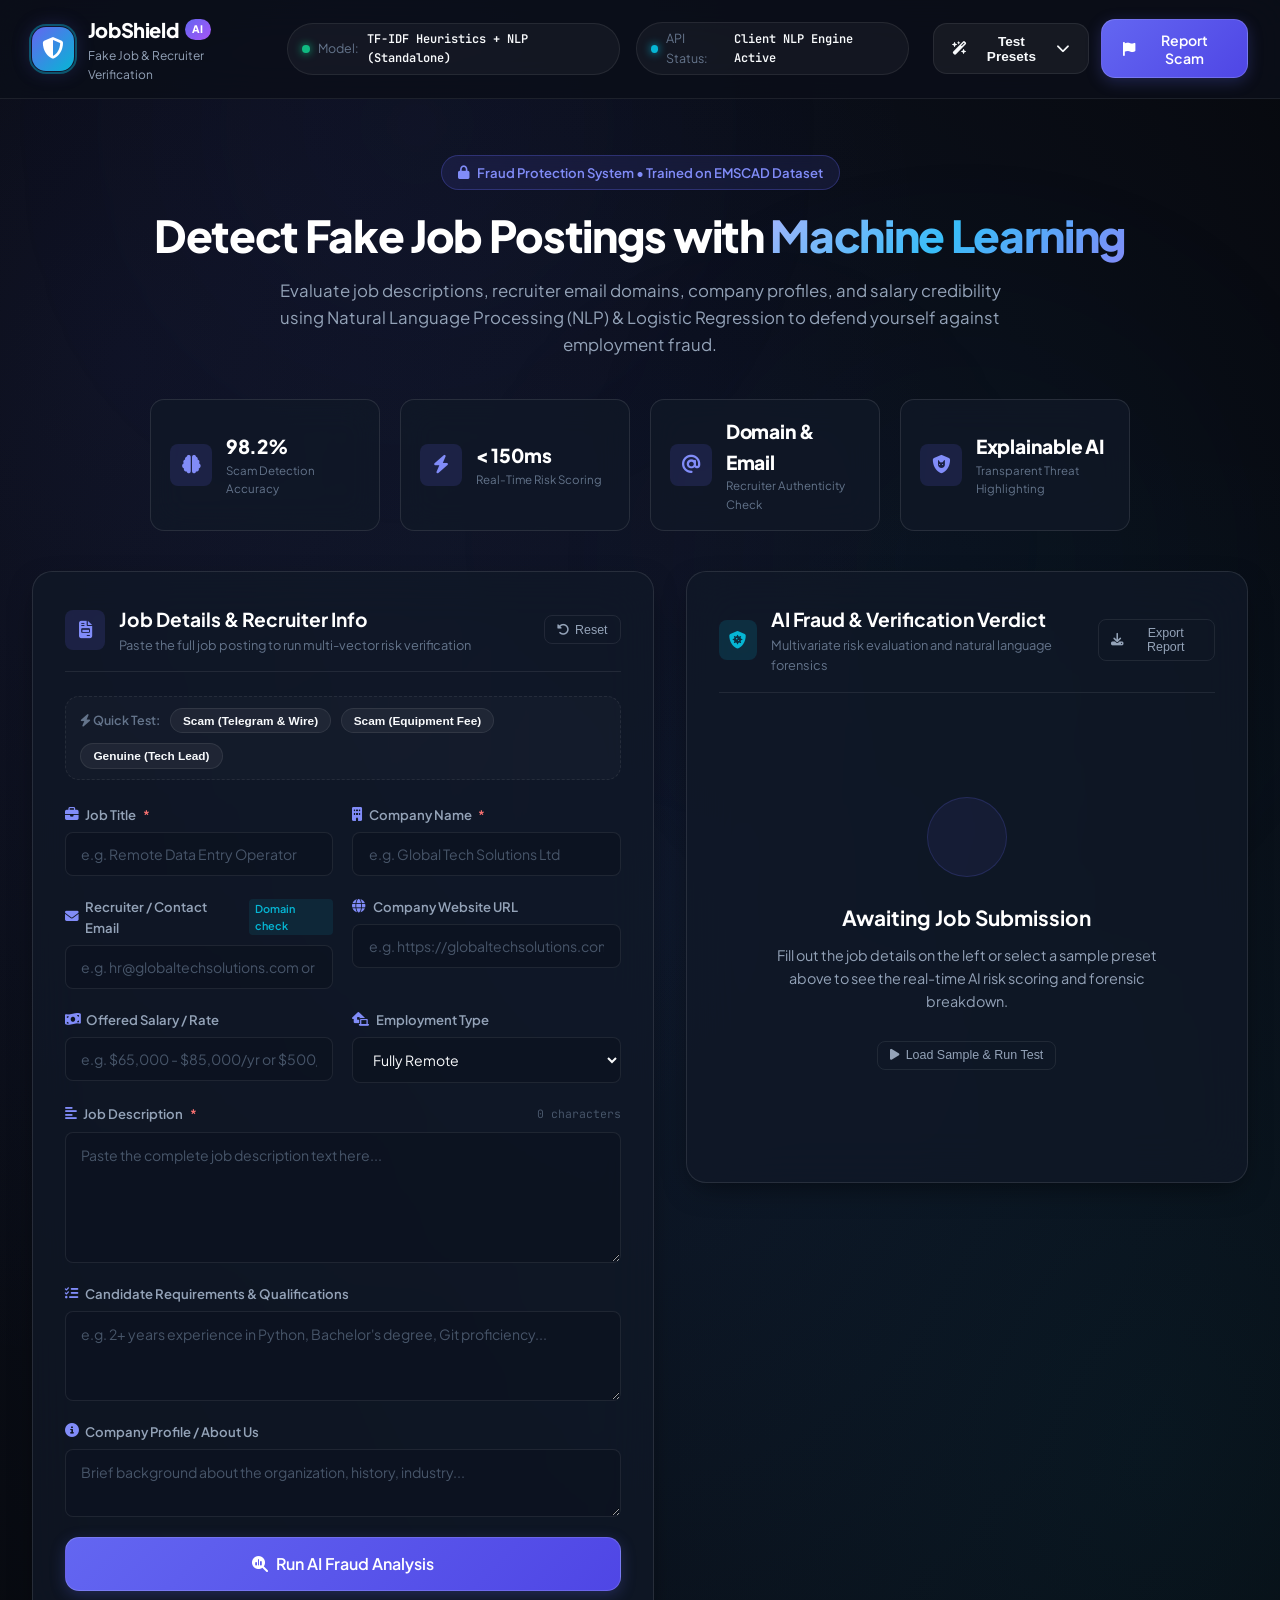
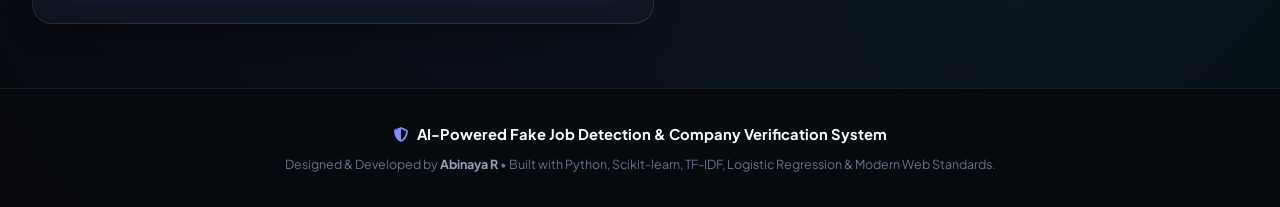
<file: index.html>
<!DOCTYPE html>
<html lang="en">
<head>
  <meta charset="UTF-8">
  <meta name="viewport" content="width=device-width, initial-scale=1.0">
  <title>AI-Powered Fake Job Detection & Company Verification System</title>
  <meta name="description" content="Detect fraudulent recruitment scams, verify company legitimacy, and evaluate job posting safety with AI-driven NLP and Machine Learning.">
  
  <!-- Google Fonts -->
  <link rel="preconnect" href="https://fonts.googleapis.com">
  <link rel="preconnect" href="https://fonts.gstatic.com" crossorigin>
  <link href="https://fonts.googleapis.com/css2?family=Plus+Jakarta+Sans:wght@300;400;500;600;700;800&family=JetBrains+Mono:wght@400;500;600;700&display=swap" rel="stylesheet">
  
  <!-- FontAwesome Icons -->
  <link rel="stylesheet" href="https://cdnjs.cloudflare.com/ajax/libs/font-awesome/6.5.1/css/all.min.css">
  
  <!-- Custom CSS -->
  <link rel="stylesheet" href="style.css">
</head>
<body>
  <!-- Ambient Glow Effects -->
  <div class="ambient-glow glow-1"></div>
  <div class="ambient-glow glow-2"></div>
  <div class="ambient-glow glow-3"></div>

  <!-- Navigation Bar -->
  <header class="navbar">
    <div class="nav-container">
      <div class="brand">
        <div class="brand-icon">
          <i class="fa-solid fa-shield-halved"></i>
          <span class="brand-pulse"></span>
        </div>
        <div class="brand-text">
          <span class="brand-title">JobShield <span class="badge-ai">AI</span></span>
          <span class="brand-subtitle">Fake Job & Recruiter Verification</span>
        </div>
      </div>

      <div class="nav-center-stats">
        <div class="stat-pill">
          <span class="stat-dot green"></span>
          <span class="stat-label">Model:</span>
          <span class="stat-val" id="modelEngineStatus">Logistic Regression + TF-IDF</span>
        </div>
        <div class="stat-pill">
          <span class="stat-dot blue"></span>
          <span class="stat-label">API Status:</span>
          <span class="stat-val" id="apiConnectionStatus">Checking Server...</span>
        </div>
      </div>

      <div class="nav-actions">
        <button class="btn-ghost" id="presetDropdownBtn" title="Load sample postings to test">
          <i class="fa-solid fa-wand-magic-sparkles"></i> Test Presets <i class="fa-solid fa-chevron-down"></i>
        </button>
        <div class="preset-menu hidden" id="presetMenu">
          <div class="preset-header">Select a realistic test case:</div>
          <button class="preset-item danger" data-preset="scam-telegram">
            <span class="preset-badge red">Scam</span>
            <div class="preset-info">
              <strong>Crypto Data Entry Scam</strong>
              <small>Telegram chat, $500/day, wire deposit</small>
            </div>
          </button>
          <button class="preset-item danger" data-preset="scam-fee">
            <span class="preset-badge red">Scam</span>
            <div class="preset-info">
              <strong>Remote Administrative Assistant</strong>
              <small>Gmail contact, upfront equipment fee</small>
            </div>
          </button>
          <button class="preset-item success" data-preset="legit-software">
            <span class="preset-badge green">Genuine</span>
            <div class="preset-info">
              <strong>Senior Full Stack Engineer</strong>
              <small>Stripe Careers, domain verified, corporate benefits</small>
            </div>
          </button>
          <button class="preset-item success" data-preset="legit-marketing">
            <span class="preset-badge green">Genuine</span>
            <div class="preset-info">
              <strong>Product Marketing Specialist</strong>
              <small>Authentic company, verified requirements</small>
            </div>
          </button>
        </div>

        <button class="btn-primary" id="openReportModalBtn">
          <i class="fa-solid fa-flag"></i> Report Scam
        </button>
      </div>
    </div>
  </header>

  <!-- Hero Header -->
  <section class="hero-section">
    <div class="hero-container">
      <div class="hero-badge">
        <i class="fa-solid fa-lock"></i> Fraud Protection System • Trained on EMSCAD Dataset
      </div>
      <h1 class="hero-title">
        Detect Fake Job Postings with <span class="gradient-text">Machine Learning</span>
      </h1>
      <p class="hero-desc">
        Evaluate job descriptions, recruiter email domains, company profiles, and salary credibility using Natural Language Processing (NLP) & Logistic Regression to defend yourself against employment fraud.
      </p>

      <!-- Security Metric Counters -->
      <div class="metrics-grid">
        <div class="metric-card">
          <div class="metric-icon"><i class="fa-solid fa-brain"></i></div>
          <div class="metric-content">
            <div class="metric-number">98.2%</div>
            <div class="metric-label">Scam Detection Accuracy</div>
          </div>
        </div>
        <div class="metric-card">
          <div class="metric-icon"><i class="fa-solid fa-bolt"></i></div>
          <div class="metric-content">
            <div class="metric-number">&lt; 150ms</div>
            <div class="metric-label">Real-Time Risk Scoring</div>
          </div>
        </div>
        <div class="metric-card">
          <div class="metric-icon"><i class="fa-solid fa-at"></i></div>
          <div class="metric-content">
            <div class="metric-number">Domain &amp; Email</div>
            <div class="metric-label">Recruiter Authenticity Check</div>
          </div>
        </div>
        <div class="metric-card">
          <div class="metric-icon"><i class="fa-solid fa-shield-cat"></i></div>
          <div class="metric-content">
            <div class="metric-number">Explainable AI</div>
            <div class="metric-label">Transparent Threat Highlighting</div>
          </div>
        </div>
      </div>
    </div>
  </section>

  <!-- Main Application Workspace -->
  <main class="main-container">
    <div class="workspace-grid">
      
      <!-- Left Panel: Job Input & Analysis Parameters -->
      <section class="panel input-panel">
        <div class="panel-header">
          <div class="panel-title-group">
            <div class="panel-icon"><i class="fa-solid fa-file-invoice"></i></div>
            <div>
              <h2 class="panel-title">Job Details &amp; Recruiter Info</h2>
              <p class="panel-subtitle">Paste the full job posting to run multi-vector risk verification</p>
            </div>
          </div>
          <button class="btn-sm btn-outline" id="clearFormBtn" title="Clear all fields">
            <i class="fa-solid fa-rotate-left"></i> Reset
          </button>
        </div>

        <!-- Quick Preset Quick-bar -->
        <div class="quick-preset-bar">
          <span class="quick-preset-label"><i class="fa-solid fa-bolt"></i> Quick Test:</span>
          <button type="button" class="tag-btn tag-danger" data-preset="scam-telegram">Scam (Telegram & Wire)</button>
          <button type="button" class="tag-btn tag-danger" data-preset="scam-fee">Scam (Equipment Fee)</button>
          <button type="button" class="tag-btn tag-success" data-preset="legit-software">Genuine (Tech Lead)</button>
        </div>

        <form id="jobForm" class="job-form" autocomplete="off">
          
          <!-- Row 1: Title and Company -->
          <div class="form-row">
            <div class="form-group flex-1">
              <label for="jobTitle" class="form-label">
                <i class="fa-solid fa-briefcase"></i> Job Title <span class="required">*</span>
              </label>
              <input type="text" id="jobTitle" class="form-control" placeholder="e.g. Remote Data Entry Operator" required>
            </div>

            <div class="form-group flex-1">
              <label for="companyName" class="form-label">
                <i class="fa-solid fa-building"></i> Company Name <span class="required">*</span>
              </label>
              <input type="text" id="companyName" class="form-control" placeholder="e.g. Global Tech Solutions Ltd" required>
            </div>
          </div>

          <!-- Row 2: Recruiter Email & Website -->
          <div class="form-row">
            <div class="form-group flex-1">
              <label for="recruiterEmail" class="form-label">
                <i class="fa-solid fa-envelope"></i> Recruiter / Contact Email
                <span class="hint-badge" title="Scammers frequently use free domains like @gmail.com or @yahoo.com">Domain check</span>
              </label>
              <div class="input-with-icon">
                <input type="email" id="recruiterEmail" class="form-control" placeholder="e.g. hr@globaltechsolutions.com or hr123@gmail.com">
                <span class="domain-flag" id="domainFlagBadge"></span>
              </div>
            </div>

            <div class="form-group flex-1">
              <label for="companyWebsite" class="form-label">
                <i class="fa-solid fa-globe"></i> Company Website URL
              </label>
              <input type="url" id="companyWebsite" class="form-control" placeholder="e.g. https://globaltechsolutions.com">
            </div>
          </div>

          <!-- Row 3: Compensation & Employment Type -->
          <div class="form-row">
            <div class="form-group flex-1">
              <label for="salaryRange" class="form-label">
                <i class="fa-solid fa-money-bill-wave"></i> Offered Salary / Rate
              </label>
              <input type="text" id="salaryRange" class="form-control" placeholder="e.g. $65,000 - $85,000/yr or $500/day">
            </div>

            <div class="form-group flex-1">
              <label for="workType" class="form-label">
                <i class="fa-solid fa-house-laptop"></i> Employment Type
              </label>
              <select id="workType" class="form-control">
                <option value="Remote">Fully Remote</option>
                <option value="Hybrid">Hybrid</option>
                <option value="On-site">On-site</option>
                <option value="Contract">Freelance / Contract</option>
                <option value="Part-time">Part-time</option>
              </select>
            </div>
          </div>

          <!-- Job Description -->
          <div class="form-group">
            <div class="label-row">
              <label for="jobDescription" class="form-label">
                <i class="fa-solid fa-align-left"></i> Job Description <span class="required">*</span>
              </label>
              <span class="char-count" id="descCharCount">0 characters</span>
            </div>
            <textarea id="jobDescription" class="form-control textarea" rows="5" placeholder="Paste the complete job description text here..." required></textarea>
          </div>

          <!-- Job Requirements -->
          <div class="form-group">
            <label for="jobRequirements" class="form-label">
              <i class="fa-solid fa-list-check"></i> Candidate Requirements &amp; Qualifications
            </label>
            <textarea id="jobRequirements" class="form-control textarea" rows="3" placeholder="e.g. 2+ years experience in Python, Bachelor's degree, Git proficiency..."></textarea>
          </div>

          <!-- Company Profile -->
          <div class="form-group">
            <label for="companyProfile" class="form-label">
              <i class="fa-solid fa-circle-info"></i> Company Profile / About Us
            </label>
            <textarea id="companyProfile" class="form-control textarea" rows="2" placeholder="Brief background about the organization, history, industry..."></textarea>
          </div>

          <!-- Submit Buttons -->
          <div class="form-actions">
            <button type="submit" class="btn-primary btn-lg" id="submitAnalysisBtn">
              <i class="fa-solid fa-magnifying-glass-chart"></i>
              <span class="btn-text">Run AI Fraud Analysis</span>
            </button>
          </div>
        </form>
      </section>

      <!-- Right Panel: AI Results & Security Insights -->
      <section class="panel results-panel">
        
        <!-- Header with Live Time and Quick Actions -->
        <div class="panel-header">
          <div class="panel-title-group">
            <div class="panel-icon cyan"><i class="fa-solid fa-shield-virus"></i></div>
            <div>
              <h2 class="panel-title">AI Fraud &amp; Verification Verdict</h2>
              <p class="panel-subtitle">Multivariate risk evaluation and natural language forensics</p>
            </div>
          </div>
          <div class="result-actions">
            <button class="btn-sm btn-outline" id="printReportBtn" title="Export or print safety report">
              <i class="fa-solid fa-download"></i> Export Report
            </button>
          </div>
        </div>

        <!-- Initial Placeholder State (Before Analysis) -->
        <div class="empty-state" id="emptyState">
          <div class="empty-icon-wrap">
            <i class="fa-solid fa-radar fa-spin-pulse"></i>
          </div>
          <h3>Awaiting Job Submission</h3>
          <p>Fill out the job details on the left or select a sample preset above to see the real-time AI risk scoring and forensic breakdown.</p>
          <button class="btn-outline btn-sm" id="emptyPresetBtn">
            <i class="fa-solid fa-play"></i> Load Sample &amp; Run Test
          </button>
        </div>

        <!-- Scanning State Overlay -->
        <div class="scanning-state hidden" id="scanningState">
          <div class="scan-ring">
            <div class="scan-spinner"></div>
            <i class="fa-solid fa-shield-halved scan-icon"></i>
          </div>
          <h3 id="scanStepText">Extracting TF-IDF Text Features...</h3>
          <div class="scan-progress-bar">
            <div class="scan-progress-fill" id="scanProgressFill"></div>
          </div>
          <div class="scan-steps-list">
            <span class="step-chip active" id="step1"><i class="fa-solid fa-check"></i> Text Cleaning</span>
            <span class="step-chip" id="step2"><i class="fa-solid fa-circle-notch fa-spin"></i> TF-IDF Vectorization</span>
            <span class="step-chip" id="step3"><i class="fa-regular fa-circle"></i> Logistic Regression</span>
            <span class="step-chip" id="step4"><i class="fa-regular fa-circle"></i> Domain Forensics</span>
          </div>
        </div>

        <!-- Active Results Display (Populated after analysis) -->
        <div class="results-content hidden" id="resultsContent">
          
          <!-- Top Verdict Banner & Gauge Card -->
          <div class="verdict-card" id="verdictCard">
            <div class="gauge-container">
              <div class="circular-meter">
                <svg viewBox="0 0 160 160" class="meter-svg">
                  <circle class="meter-bg" cx="80" cy="80" r="68"></circle>
                  <circle class="meter-fill" id="meterFillCircle" cx="80" cy="80" r="68"></circle>
                </svg>
                <div class="meter-inner">
                  <span class="meter-score" id="riskScoreValue">0%</span>
                  <span class="meter-caption">FRAUD RISK</span>
                </div>
              </div>
            </div>

            <div class="verdict-summary">
              <div class="verdict-badge" id="verdictBadge">
                <i class="fa-solid fa-circle-exclamation" id="verdictIcon"></i>
                <span id="verdictText">ANALYZING...</span>
              </div>
              <h3 class="verdict-headline" id="verdictHeadline">Verification Assessment</h3>
              <p class="verdict-explanation" id="verdictExplanation">
                Detailed rationale will appear here after the ML classifier assesses the posting text and company metadata.
              </p>
              <div class="verdict-meta">
                <span class="meta-tag"><i class="fa-solid fa-microchip"></i> Algorithm: <strong id="resAlgorithm">Logistic Regression</strong></span>
                <span class="meta-tag"><i class="fa-solid fa-gauge-high"></i> Confidence: <strong id="resConfidence">94.8%</strong></span>
              </div>
            </div>
          </div>

          <!-- Multi-Factor Risk Assessment Breakdown -->
          <div class="breakdown-section">
            <h4 class="section-title"><i class="fa-solid fa-layer-group"></i> Multi-Vector Safety Breakdown</h4>
            
            <div class="risk-factors-grid">
              
              <!-- Factor 1: NLP Text Classifier -->
              <div class="factor-card" id="factorNlp">
                <div class="factor-header">
                  <span class="factor-icon"><i class="fa-solid fa-brain"></i></span>
                  <span class="factor-name">NLP Language Patterns</span>
                  <span class="factor-status-pill" id="factorNlpStatus">Normal</span>
                </div>
                <div class="factor-meter">
                  <div class="factor-bar" id="factorNlpBar" style="width: 15%;"></div>
                </div>
                <p class="factor-desc" id="factorNlpDesc">Vocabulary and syntax typical of genuine postings.</p>
              </div>

              <!-- Factor 2: Email & Domain Verification -->
              <div class="factor-card" id="factorDomain">
                <div class="factor-header">
                  <span class="factor-icon"><i class="fa-solid fa-envelope-circle-check"></i></span>
                  <span class="factor-name">Recruiter Domain Credibility</span>
                  <span class="factor-status-pill" id="factorDomainStatus">Verified</span>
                </div>
                <div class="factor-meter">
                  <div class="factor-bar" id="factorDomainBar" style="width: 10%;"></div>
                </div>
                <p class="factor-desc" id="factorDomainDesc">Recruiter matches corporate email domain.</p>
              </div>

              <!-- Factor 3: Financial & Upfront Fees -->
              <div class="factor-card" id="factorFinancial">
                <div class="factor-header">
                  <span class="factor-icon"><i class="fa-solid fa-hand-holding-dollar"></i></span>
                  <span class="factor-name">Financial &amp; Fee Red Flags</span>
                  <span class="factor-status-pill" id="factorFinancialStatus">Clean</span>
                </div>
                <div class="factor-meter">
                  <div class="factor-bar" id="factorFinancialBar" style="width: 5%;"></div>
                </div>
                <p class="factor-desc" id="factorFinancialDesc">No suspicious equipment or processing charges detected.</p>
              </div>

              <!-- Factor 4: Interview & Onboarding Channels -->
              <div class="factor-card" id="factorCommunication">
                <div class="factor-header">
                  <span class="factor-icon"><i class="fa-solid fa-comments"></i></span>
                  <span class="factor-name">Hiring &amp; Interview Protocol</span>
                  <span class="factor-status-pill" id="factorCommunicationStatus">Safe</span>
                </div>
                <div class="factor-meter">
                  <div class="factor-bar" id="factorCommunicationBar" style="width: 8%;"></div>
                </div>
                <p class="factor-desc" id="factorCommunicationDesc">Standard corporate interview workflow detected.</p>
              </div>

            </div>
          </div>

          <!-- Explainable AI (XAI) Trigger Analysis -->
          <div class="xai-section">
            <div class="xai-header">
              <h4 class="section-title"><i class="fa-solid fa-highlighter"></i> Explainable AI (XAI): Flagged Keywords</h4>
              <span class="xai-counter" id="xaiKeywordsCount">0 keywords triggered</span>
            </div>
            <p class="xai-note">The AI model inspects high-weight TF-IDF terms associated with fraudulent recruitment schemes:</p>
            
            <div class="xai-tags-container" id="xaiTagsContainer">
              <!-- Dynamically populated tags -->
            </div>

            <!-- Context Highlight Box -->
            <div class="xai-highlight-box">
              <div class="highlight-title"><i class="fa-solid fa-eye"></i> Linguistic Highlight Preview:</div>
              <div class="highlighted-text" id="highlightedTextPreview">
                <!-- Text with marked spans -->
              </div>
            </div>
          </div>

          <!-- Actionable Recommendations for Job Seekers -->
          <div class="recommendations-card" id="recommendationsCard">
            <h4 class="rec-title"><i class="fa-solid fa-user-shield"></i> Recommended Job Seeker Actions</h4>
            <ul class="rec-list" id="recommendationsList">
              <!-- Dynamically populated recommendations -->
            </ul>
          </div>

        </div>

      </section>

    </div>
  </main>

  <!-- Report Scam Modal -->
  <div class="modal-overlay hidden" id="reportModal">
    <div class="modal-card">
      <div class="modal-header">
        <div class="modal-title-group">
          <i class="fa-solid fa-triangle-exclamation modal-icon"></i>
          <div>
            <h3 class="modal-title">Report Fraudulent Job Posting</h3>
            <p class="modal-subtitle">Contribute to the scam database to safeguard the job-seeking community</p>
          </div>
        </div>
        <button class="modal-close-btn" id="closeReportModalBtn">&times;</button>
      </div>

      <form id="scamReportForm" class="modal-form">
        <div class="form-group">
          <label class="form-label">Scam Category <span class="required">*</span></label>
          <select class="form-control" id="reportScamType" required>
            <option value="upfront_fee">Upfront Equipment / Registration Fee</option>
            <option value="check_fraud">Fake Cheque / Wire Transfer Scam</option>
            <option value="identity_theft">Personal Identity / SSN Harvesting</option>
            <option value="crypto_task">Crypto / Task Completion Scam (Telegram)</option>
            <option value="impersonation">Company Impersonation / Fake Recruiter</option>
            <option value="other">Other Suspicious Activity</option>
          </select>
        </div>

        <div class="form-group">
          <label class="form-label">Offending Company / Recruiter Details <span class="required">*</span></label>
          <input type="text" class="form-control" id="reportEntity" placeholder="Company name or recruiter email/handle" required>
        </div>

        <div class="form-group">
          <label class="form-label">Scam Evidence / Explanation <span class="required">*</span></label>
          <textarea class="form-control textarea" id="reportEvidence" rows="3" placeholder="Describe the suspicious interactions, messages received, or demands made..." required></textarea>
        </div>

        <div class="modal-actions">
          <button type="button" class="btn-ghost" id="cancelReportBtn">Cancel</button>
          <button type="submit" class="btn-primary"><i class="fa-solid fa-paper-plane"></i> Submit Scam Report</button>
        </div>
      </form>
    </div>
  </div>

  <!-- Toast Notification System -->
  <div class="toast-container" id="toastContainer"></div>

  <!-- Footer -->
  <footer class="footer">
    <div class="footer-container">
      <div class="footer-brand">
        <i class="fa-solid fa-shield-halved"></i>
        <span>AI-Powered Fake Job Detection &amp; Company Verification System</span>
      </div>
      <p class="footer-credit">
        Designed &amp; Developed by <strong>Abinaya R</strong> • Built with Python, Scikit-learn, TF-IDF, Logistic Regression &amp; Modern Web Standards.
      </p>
    </div>
  </footer>

  <!-- Custom JavaScript -->
  <script src="app.js"></script>
</body>
</html>
</file>
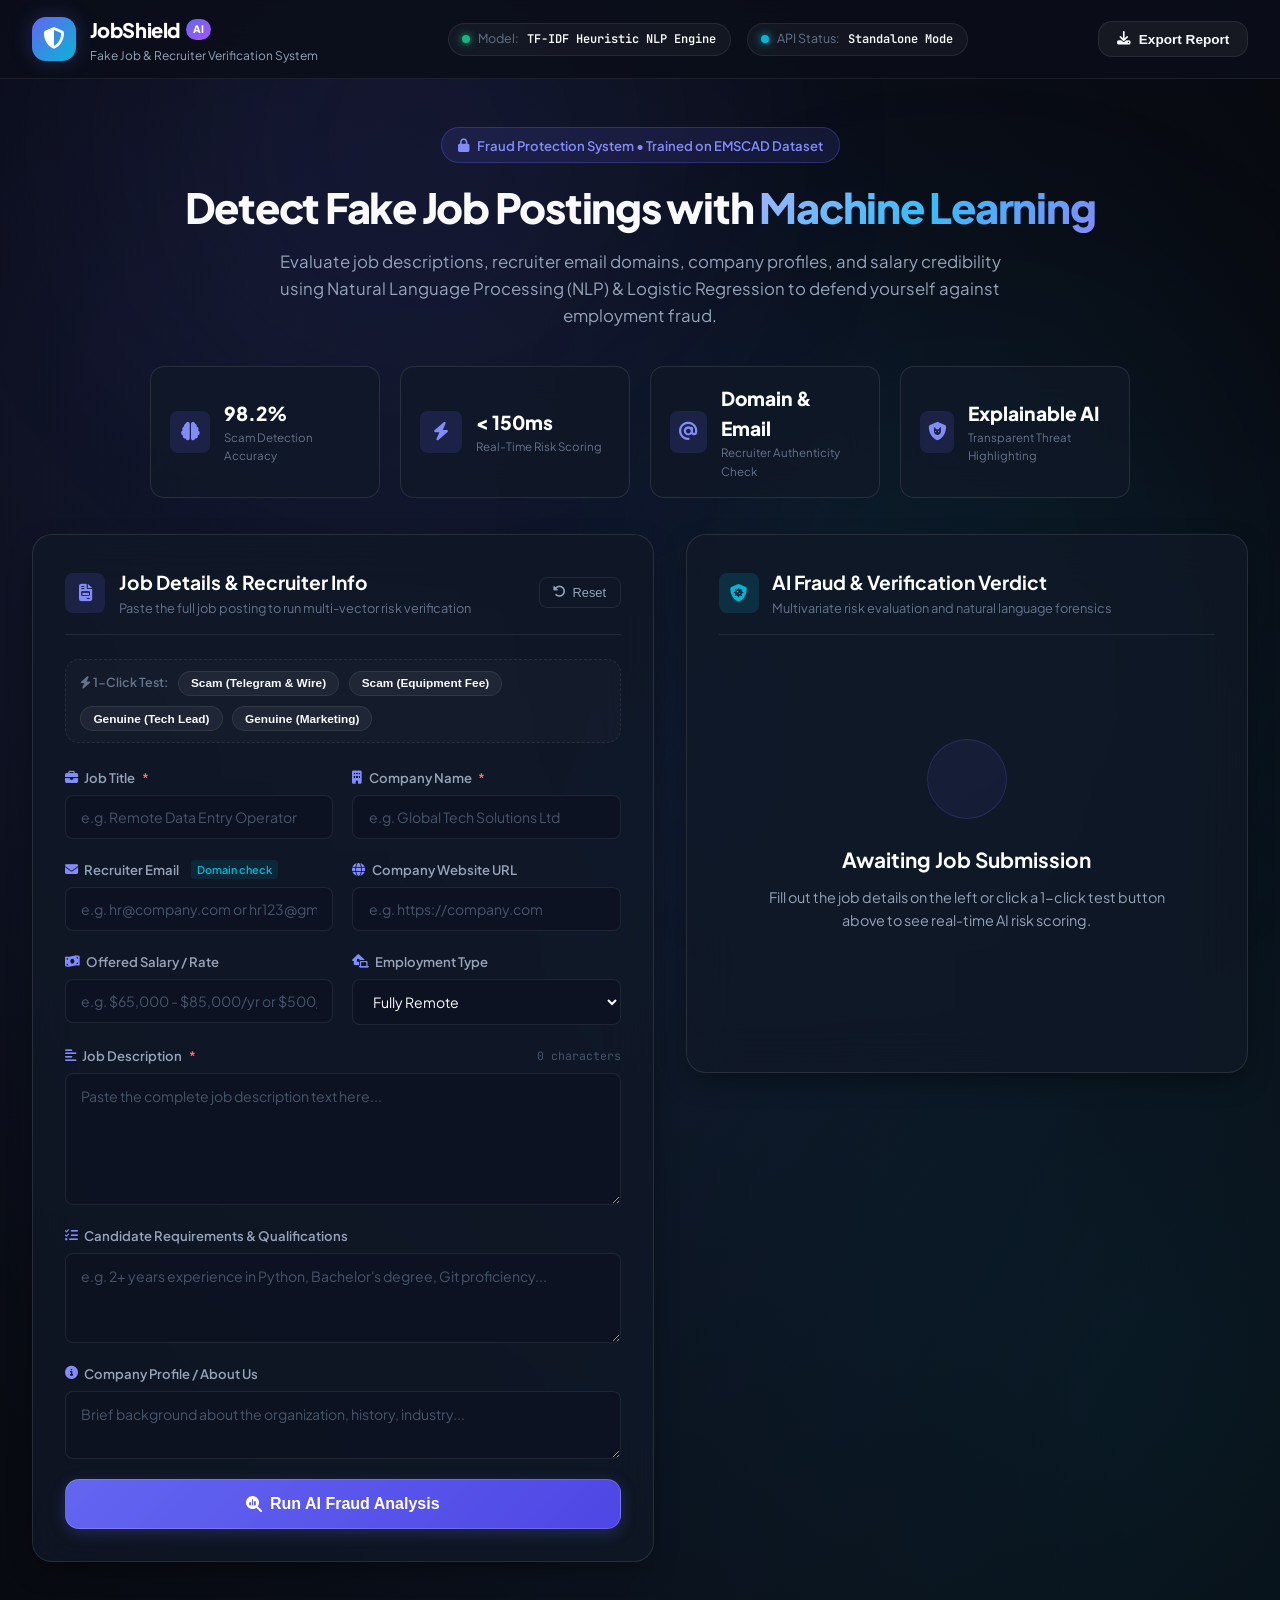
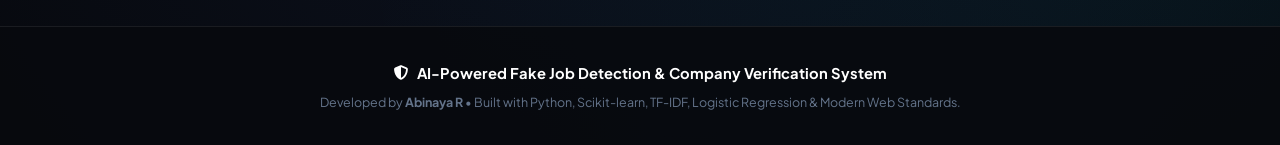
<file: frontend.html>
<!DOCTYPE html>
<html lang="en">
<head>
  <meta charset="UTF-8">
  <meta name="viewport" content="width=device-width, initial-scale=1.0">
  <title>AI-Powered Fake Job Detection & Company Verification System</title>
  <meta name="description" content="Detect fraudulent recruitment scams, verify company legitimacy, and evaluate job posting safety with AI-driven NLP and Machine Learning.">
  
  <!-- Google Fonts -->
  <link rel="preconnect" href="https://fonts.googleapis.com">
  <link rel="preconnect" href="https://fonts.gstatic.com" crossorigin>
  <link href="https://fonts.googleapis.com/css2?family=Plus+Jakarta+Sans:wght@300;400;500;600;700;800&family=JetBrains+Mono:wght@400;500;600;700&display=swap" rel="stylesheet">
  
  <!-- FontAwesome Icons -->
  <link rel="stylesheet" href="https://cdnjs.cloudflare.com/ajax/libs/font-awesome/6.5.1/css/all.min.css">
  
  <style>
    /* ===================================================================
       AI-POWERED FAKE JOB DETECTION - EMBEDDED STYLESHEET
       Author: Abinaya R
       =================================================================== */
    :root {
      --bg-dark: #07090e;
      --bg-primary: #0b0f19;
      --bg-secondary: #111827;
      --bg-card: rgba(17, 24, 39, 0.75);
      --bg-input: rgba(13, 19, 33, 0.85);
      
      --border-subtle: rgba(255, 255, 255, 0.08);
      --border-card: rgba(255, 255, 255, 0.1);
      
      --primary: #6366f1;
      --primary-light: #818cf8;
      --primary-dark: #4f46e5;
      --primary-glow: rgba(99, 102, 241, 0.25);
      
      --accent-cyan: #06b6d4;
      --safe-green: #10b981;
      --safe-green-light: #34d399;
      --warn-amber: #f59e0b;
      --warn-amber-light: #fbbf24;
      --danger-red: #ef4444;
      --danger-red-light: #f87171;

      --font-main: 'Plus Jakarta Sans', -apple-system, BlinkMacSystemFont, sans-serif;
      --font-mono: 'JetBrains Mono', monospace;

      --text-primary: #f8fafc;
      --text-secondary: #94a3b8;
      --text-muted: #64748b;
      --text-dim: #475569;

      --radius-sm: 8px;
      --radius-md: 14px;
      --radius-lg: 20px;
      --radius-full: 9999px;
      --shadow-lg: 0 10px 30px -10px rgba(0, 0, 0, 0.6);
    }

    * { margin: 0; padding: 0; box-sizing: border-box; }
    html { scroll-behavior: smooth; }
    body {
      font-family: var(--font-main);
      background-color: var(--bg-dark);
      background-image: 
        radial-gradient(at 10% 20%, rgba(99, 102, 241, 0.09) 0px, transparent 50%),
        radial-gradient(at 90% 80%, rgba(6, 182, 212, 0.07) 0px, transparent 50%),
        radial-gradient(at 50% 50%, rgba(15, 23, 42, 0.95) 0px, transparent 100%);
      color: var(--text-primary);
      line-height: 1.6;
      min-height: 100vh;
      overflow-x: hidden;
      position: relative;
    }

    .ambient-glow {
      position: fixed;
      border-radius: 50%;
      filter: blur(140px);
      pointer-events: none;
      z-index: 0;
      opacity: 0.45;
    }
    .glow-1 { width: 450px; height: 450px; background: rgba(99, 102, 241, 0.25); top: -80px; left: 15%; }
    .glow-2 { width: 500px; height: 500px; background: rgba(6, 182, 212, 0.18); bottom: 10%; right: 5%; }

    /* Navbar */
    .navbar {
      position: sticky;
      top: 0;
      z-index: 100;
      background: rgba(11, 15, 25, 0.85);
      backdrop-filter: blur(20px);
      border-bottom: 1px solid var(--border-subtle);
      padding: 0.85rem 2rem;
    }
    .nav-container {
      max-width: 1440px;
      margin: 0 auto;
      display: flex;
      align-items: center;
      justify-content: space-between;
      gap: 1.5rem;
    }
    .brand {
      display: flex;
      align-items: center;
      gap: 0.85rem;
    }
    .brand-icon {
      width: 44px;
      height: 44px;
      border-radius: var(--radius-md);
      background: linear-gradient(135deg, var(--primary), var(--accent-cyan));
      display: flex;
      align-items: center;
      justify-content: center;
      font-size: 1.35rem;
      color: #fff;
      box-shadow: 0 0 20px var(--primary-glow);
    }
    .brand-title {
      font-size: 1.25rem;
      font-weight: 800;
      letter-spacing: -0.02em;
      color: #fff;
      display: flex;
      align-items: center;
      gap: 0.4rem;
    }
    .badge-ai {
      font-size: 0.65rem;
      font-weight: 800;
      padding: 2px 7px;
      background: linear-gradient(135deg, var(--primary), #a855f7);
      color: #fff;
      border-radius: var(--radius-full);
      text-transform: uppercase;
    }
    .brand-subtitle { font-size: 0.75rem; color: var(--text-secondary); display: block; }
    .nav-stats { display: flex; align-items: center; gap: 1rem; }
    .stat-pill {
      display: inline-flex;
      align-items: center;
      gap: 0.5rem;
      padding: 0.35rem 0.85rem;
      background: rgba(255, 255, 255, 0.04);
      border: 1px solid var(--border-subtle);
      border-radius: var(--radius-full);
      font-size: 0.78rem;
    }
    .stat-dot { width: 8px; height: 8px; border-radius: 50%; }
    .stat-dot.green { background: var(--safe-green); box-shadow: 0 0 8px var(--safe-green); }
    .stat-dot.blue { background: var(--accent-cyan); box-shadow: 0 0 8px var(--accent-cyan); }
    .stat-label { color: var(--text-muted); }
    .stat-val { color: var(--text-primary); font-weight: 600; font-family: var(--font-mono); font-size: 0.75rem; }

    /* Buttons */
    .btn-primary {
      display: inline-flex;
      align-items: center;
      justify-content: center;
      gap: 0.5rem;
      background: linear-gradient(135deg, var(--primary), var(--primary-dark));
      color: #fff;
      border: 1px solid rgba(255, 255, 255, 0.15);
      padding: 0.65rem 1.35rem;
      border-radius: var(--radius-md);
      font-weight: 600;
      font-size: 0.88rem;
      cursor: pointer;
      transition: all 0.2s ease;
      box-shadow: 0 4px 15px var(--primary-glow);
    }
    .btn-primary:hover {
      transform: translateY(-2px);
      box-shadow: 0 6px 20px rgba(99, 102, 241, 0.4);
      background: linear-gradient(135deg, var(--primary-light), var(--primary));
    }
    .btn-lg { width: 100%; padding: 0.95rem 1.5rem; font-size: 1rem; }
    .btn-ghost {
      display: inline-flex;
      align-items: center;
      gap: 0.5rem;
      background: rgba(255, 255, 255, 0.05);
      border: 1px solid var(--border-subtle);
      color: var(--text-primary);
      padding: 0.6rem 1.1rem;
      border-radius: var(--radius-md);
      font-weight: 600;
      font-size: 0.85rem;
      cursor: pointer;
    }
    .btn-outline {
      display: inline-flex;
      align-items: center;
      gap: 0.4rem;
      background: transparent;
      border: 1px solid var(--border-subtle);
      color: var(--text-secondary);
      padding: 0.45rem 0.85rem;
      border-radius: var(--radius-sm);
      font-size: 0.8rem;
      cursor: pointer;
    }
    .btn-outline:hover { color: #fff; border-color: rgba(255, 255, 255, 0.25); background: rgba(255, 255, 255, 0.04); }

    /* Hero Section */
    .hero-section { position: relative; z-index: 10; padding: 3rem 2rem 2.25rem; text-align: center; }
    .hero-container { max-width: 980px; margin: 0 auto; }
    .hero-badge {
      display: inline-flex;
      align-items: center;
      gap: 0.5rem;
      padding: 0.4rem 1rem;
      background: rgba(99, 102, 241, 0.12);
      border: 1px solid rgba(99, 102, 241, 0.3);
      border-radius: var(--radius-full);
      font-size: 0.82rem;
      font-weight: 600;
      color: var(--primary-light);
      margin-bottom: 1.25rem;
    }
    .hero-title { font-size: 2.6rem; font-weight: 800; line-height: 1.2; letter-spacing: -0.03em; margin-bottom: 1rem; }
    .gradient-text {
      background: linear-gradient(135deg, #a5b4fc, #38bdf8, #818cf8);
      -webkit-background-clip: text;
      -webkit-text-fill-color: transparent;
    }
    .hero-desc { font-size: 1.05rem; color: var(--text-secondary); max-width: 760px; margin: 0 auto 2.25rem; }

    /* Metrics Grid */
    .metrics-grid {
      display: grid;
      grid-template-columns: repeat(4, 1fr);
      gap: 1.25rem;
      max-width: 980px;
      margin: 0 auto;
    }
    .metric-card {
      display: flex;
      align-items: center;
      gap: 0.85rem;
      padding: 1rem 1.2rem;
      background: var(--bg-card);
      border: 1px solid var(--border-card);
      border-radius: var(--radius-md);
      backdrop-filter: blur(16px);
      text-align: left;
    }
    .metric-icon {
      width: 42px;
      height: 42px;
      border-radius: var(--radius-sm);
      background: rgba(99, 102, 241, 0.15);
      color: var(--primary-light);
      display: flex;
      align-items: center;
      justify-content: center;
      font-size: 1.15rem;
    }
    .metric-number { font-size: 1.2rem; font-weight: 800; color: #fff; }
    .metric-label { font-size: 0.72rem; color: var(--text-muted); }

    /* Workspace */
    .main-container { position: relative; z-index: 10; max-width: 1440px; margin: 0 auto; padding: 0 2rem 4rem; }
    .workspace-grid { display: grid; grid-template-columns: 1.05fr 0.95fr; gap: 2rem; align-items: start; }
    .panel {
      background: var(--bg-card);
      border: 1px solid var(--border-card);
      border-radius: var(--radius-lg);
      backdrop-filter: blur(24px);
      padding: 2rem;
      box-shadow: var(--shadow-lg);
    }
    .panel-header {
      display: flex;
      align-items: center;
      justify-content: space-between;
      margin-bottom: 1.5rem;
      padding-bottom: 1rem;
      border-bottom: 1px solid var(--border-subtle);
    }
    .panel-title-group { display: flex; align-items: center; gap: 0.85rem; }
    .panel-icon {
      width: 40px;
      height: 40px;
      border-radius: var(--radius-sm);
      background: rgba(99, 102, 241, 0.15);
      color: var(--primary-light);
      display: flex;
      align-items: center;
      justify-content: center;
      font-size: 1.1rem;
    }
    .panel-icon.cyan { background: rgba(6, 182, 212, 0.15); color: var(--accent-cyan); }
    .panel-title { font-size: 1.2rem; font-weight: 700; color: #fff; }
    .panel-subtitle { font-size: 0.8rem; color: var(--text-muted); }

    /* Quick Presets Bar */
    .quick-preset-bar {
      display: flex;
      align-items: center;
      gap: 0.6rem;
      flex-wrap: wrap;
      padding: 0.65rem 0.9rem;
      background: rgba(255, 255, 255, 0.02);
      border: 1px dashed var(--border-subtle);
      border-radius: var(--radius-md);
      margin-bottom: 1.5rem;
    }
    .quick-preset-label { font-size: 0.78rem; font-weight: 600; color: var(--text-muted); }
    .tag-btn {
      background: rgba(255, 255, 255, 0.05);
      border: 1px solid var(--border-subtle);
      border-radius: var(--radius-full);
      padding: 0.3rem 0.75rem;
      font-size: 0.74rem;
      font-weight: 600;
      cursor: pointer;
      color: var(--text-primary);
      transition: all 0.15s ease;
    }
    .tag-btn.tag-danger:hover { background: rgba(239, 68, 68, 0.18); border-color: rgba(239, 68, 68, 0.4); color: var(--danger-red-light); }
    .tag-btn.tag-success:hover { background: rgba(16, 185, 129, 0.18); border-color: rgba(16, 185, 129, 0.4); color: var(--safe-green-light); }

    /* Form */
    .job-form { display: flex; flex-direction: column; gap: 1.25rem; }
    .form-row { display: flex; gap: 1.2rem; }
    .flex-1 { flex: 1; }
    .form-group { display: flex; flex-direction: column; gap: 0.45rem; }
    .label-row { display: flex; justify-content: space-between; align-items: center; }
    .form-label {
      font-size: 0.82rem;
      font-weight: 600;
      color: var(--text-secondary);
      display: flex;
      align-items: center;
      gap: 0.4rem;
    }
    .form-label i { color: var(--primary-light); }
    .required { color: var(--danger-red-light); }
    .hint-badge {
      font-size: 0.68rem;
      color: var(--accent-cyan);
      background: rgba(6, 182, 212, 0.1);
      padding: 1px 6px;
      border-radius: 4px;
      margin-left: 0.35rem;
    }
    .char-count { font-size: 0.72rem; color: var(--text-dim); font-family: var(--font-mono); }
    .form-control {
      width: 100%;
      background: var(--bg-input);
      border: 1px solid var(--border-subtle);
      border-radius: var(--radius-sm);
      padding: 0.75rem 0.95rem;
      color: var(--text-primary);
      font-family: var(--font-main);
      font-size: 0.88rem;
      transition: all 0.15s ease;
    }
    .form-control:focus {
      outline: none;
      border-color: var(--primary);
      box-shadow: 0 0 0 3px var(--primary-glow);
      background: rgba(18, 25, 43, 0.95);
    }
    .form-control::placeholder { color: var(--text-dim); }
    .textarea { resize: vertical; line-height: 1.5; }
    .input-with-icon { position: relative; display: flex; align-items: center; }
    .domain-flag {
      position: absolute;
      right: 12px;
      font-size: 0.75rem;
      font-weight: 600;
      pointer-events: none;
      display: none;
    }
    .domain-flag.warning { display: inline-block; color: var(--warn-amber-light); }
    .domain-flag.verified { display: inline-block; color: var(--safe-green-light); }

    /* Results */
    .empty-state {
      display: flex;
      flex-direction: column;
      align-items: center;
      justify-content: center;
      text-align: center;
      padding: 5rem 2rem;
    }
    .empty-icon-wrap {
      width: 80px;
      height: 80px;
      border-radius: 50%;
      background: rgba(99, 102, 241, 0.08);
      border: 1px solid rgba(99, 102, 241, 0.2);
      display: flex;
      align-items: center;
      justify-content: center;
      font-size: 2.2rem;
      color: var(--primary-light);
      margin-bottom: 1.5rem;
    }
    .empty-state h3 { font-size: 1.3rem; font-weight: 700; margin-bottom: 0.6rem; color: #fff; }
    .empty-state p { color: var(--text-secondary); font-size: 0.9rem; max-width: 420px; margin-bottom: 1.75rem; }

    /* Scanning */
    .scanning-state {
      display: flex;
      flex-direction: column;
      align-items: center;
      justify-content: center;
      padding: 4.5rem 2rem;
      text-align: center;
    }
    .scan-ring { position: relative; width: 90px; height: 90px; margin-bottom: 1.75rem; }
    .scan-spinner {
      position: absolute;
      inset: 0;
      border-radius: 50%;
      border: 3px solid rgba(99, 102, 241, 0.2);
      border-top-color: var(--accent-cyan);
      border-right-color: var(--primary);
      animation: spin 1s linear infinite;
    }
    @keyframes spin { to { transform: rotate(360deg); } }
    .scan-icon {
      position: absolute;
      inset: 0;
      display: flex;
      align-items: center;
      justify-content: center;
      font-size: 2rem;
      color: var(--primary-light);
    }
    .scan-progress-bar {
      width: 280px;
      height: 6px;
      background: rgba(255, 255, 255, 0.08);
      border-radius: var(--radius-full);
      overflow: hidden;
      margin: 1rem 0 1.5rem;
    }
    .scan-progress-fill {
      height: 100%;
      width: 0%;
      background: linear-gradient(90deg, var(--primary), var(--accent-cyan));
      transition: width 0.25s ease;
    }

    /* Results Active */
    .results-content { display: flex; flex-direction: column; gap: 1.75rem; }
    .verdict-card {
      display: flex;
      align-items: center;
      gap: 1.75rem;
      padding: 1.5rem;
      border-radius: var(--radius-md);
      border: 1px solid var(--border-card);
      background: rgba(255, 255, 255, 0.02);
    }
    .verdict-card.safe { border-color: rgba(16, 185, 129, 0.4); background: radial-gradient(circle at top left, rgba(16, 185, 129, 0.12), transparent 70%); }
    .verdict-card.warning { border-color: rgba(245, 158, 11, 0.4); background: radial-gradient(circle at top left, rgba(245, 158, 11, 0.12), transparent 70%); }
    .verdict-card.danger { border-color: rgba(239, 68, 68, 0.4); background: radial-gradient(circle at top left, rgba(239, 68, 68, 0.15), transparent 70%); }

    /* Meter */
    .circular-meter { position: relative; width: 140px; height: 140px; flex-shrink: 0; }
    .meter-svg { width: 100%; height: 100%; transform: rotate(-90deg); }
    .meter-bg { fill: none; stroke: rgba(255, 255, 255, 0.08); stroke-width: 12; }
    .meter-fill {
      fill: none;
      stroke: var(--safe-green);
      stroke-width: 12;
      stroke-linecap: round;
      stroke-dasharray: 427.26;
      stroke-dashoffset: 427.26;
      transition: stroke-dashoffset 1s cubic-bezier(0.16, 1, 0.3, 1), stroke 0.5s ease;
    }
    .meter-inner {
      position: absolute;
      inset: 0;
      display: flex;
      flex-direction: column;
      align-items: center;
      justify-content: center;
    }
    .meter-score { font-family: var(--font-mono); font-size: 1.85rem; font-weight: 800; color: #fff; line-height: 1; }
    .meter-caption { font-size: 0.65rem; font-weight: 700; color: var(--text-muted); margin-top: 4px; }

    .verdict-badge {
      display: inline-flex;
      align-items: center;
      gap: 0.4rem;
      font-size: 0.72rem;
      font-weight: 800;
      letter-spacing: 0.06em;
      text-transform: uppercase;
      padding: 0.3rem 0.8rem;
      border-radius: var(--radius-full);
      margin-bottom: 0.5rem;
    }
    .verdict-badge.safe { background: rgba(16, 185, 129, 0.18); color: var(--safe-green-light); border: 1px solid rgba(16, 185, 129, 0.3); }
    .verdict-badge.warning { background: rgba(245, 158, 11, 0.18); color: var(--warn-amber-light); border: 1px solid rgba(245, 158, 11, 0.3); }
    .verdict-badge.danger { background: rgba(239, 68, 68, 0.18); color: var(--danger-red-light); border: 1px solid rgba(239, 68, 68, 0.3); }
    .verdict-headline { font-size: 1.35rem; font-weight: 800; color: #fff; margin-bottom: 0.4rem; }
    .verdict-explanation { font-size: 0.86rem; color: var(--text-secondary); line-height: 1.5; margin-bottom: 0.85rem; }
    .verdict-meta { display: flex; flex-wrap: wrap; gap: 0.65rem; }
    .meta-tag {
      font-size: 0.72rem;
      color: var(--text-muted);
      background: rgba(255, 255, 255, 0.04);
      padding: 0.25rem 0.6rem;
      border-radius: 4px;
      border: 1px solid var(--border-subtle);
    }
    .meta-tag strong { color: var(--text-primary); font-family: var(--font-mono); }

    /* Factors */
    .section-title { font-size: 0.92rem; font-weight: 700; color: #fff; display: flex; align-items: center; gap: 0.5rem; margin-bottom: 0.75rem; }
    .section-title i { color: var(--primary-light); }
    .risk-factors-grid { display: grid; grid-template-columns: repeat(2, 1fr); gap: 0.85rem; }
    .factor-card {
      background: rgba(255, 255, 255, 0.02);
      border: 1px solid var(--border-subtle);
      border-radius: var(--radius-md);
      padding: 0.85rem 1rem;
    }
    .factor-header { display: flex; align-items: center; justify-content: space-between; margin-bottom: 0.5rem; }
    .factor-name { font-size: 0.78rem; font-weight: 600; color: var(--text-primary); flex: 1; margin-left: 0.5rem; }
    .factor-status-pill { font-size: 0.68rem; font-weight: 700; padding: 1px 6px; border-radius: 4px; }
    .factor-status-pill.safe { background: rgba(16, 185, 129, 0.15); color: var(--safe-green-light); }
    .factor-status-pill.warning { background: rgba(245, 158, 11, 0.15); color: var(--warn-amber-light); }
    .factor-status-pill.danger { background: rgba(239, 68, 68, 0.15); color: var(--danger-red-light); }
    .factor-meter { height: 4px; background: rgba(255, 255, 255, 0.08); border-radius: var(--radius-full); overflow: hidden; margin-bottom: 0.45rem; }
    .factor-bar { height: 100%; border-radius: var(--radius-full); transition: width 0.6s ease; }
    .factor-bar.safe { background: var(--safe-green); }
    .factor-bar.warning { background: var(--warn-amber); }
    .factor-bar.danger { background: var(--danger-red); }
    .factor-desc { font-size: 0.72rem; color: var(--text-muted); line-height: 1.4; }

    /* XAI */
    .xai-tags-container { display: flex; flex-wrap: wrap; gap: 0.45rem; min-height: 32px; margin-bottom: 0.85rem; }
    .xai-tag {
      display: inline-flex;
      align-items: center;
      gap: 0.35rem;
      font-size: 0.75rem;
      padding: 0.3rem 0.65rem;
      border-radius: 6px;
      font-family: var(--font-mono);
      font-weight: 600;
    }
    .xai-tag.high { background: rgba(239, 68, 68, 0.18); border: 1px solid rgba(239, 68, 68, 0.35); color: var(--danger-red-light); }
    .xai-tag.medium { background: rgba(245, 158, 11, 0.18); border: 1px solid rgba(245, 158, 11, 0.35); color: var(--warn-amber-light); }
    .xai-highlight-box {
      background: rgba(0, 0, 0, 0.35);
      border: 1px solid var(--border-subtle);
      border-radius: var(--radius-sm);
      padding: 0.85rem;
      max-height: 140px;
      overflow-y: auto;
      font-size: 0.8rem;
      color: var(--text-secondary);
      line-height: 1.6;
    }
    .hl-danger { background: rgba(239, 68, 68, 0.35); color: #fff; padding: 1px 4px; border-radius: 3px; font-weight: 600; border-bottom: 2px solid var(--danger-red); }
    .hl-warning { background: rgba(245, 158, 11, 0.35); color: #fff; padding: 1px 4px; border-radius: 3px; font-weight: 600; border-bottom: 2px solid var(--warn-amber); }

    /* Recommendations */
    .recommendations-card {
      background: rgba(99, 102, 241, 0.05);
      border: 1px solid rgba(99, 102, 241, 0.2);
      border-radius: var(--radius-md);
      padding: 1.1rem;
    }
    .rec-title { font-size: 0.88rem; font-weight: 700; color: var(--primary-light); margin-bottom: 0.6rem; display: flex; align-items: center; gap: 0.45rem; }
    .rec-list { list-style: none; display: flex; flex-direction: column; gap: 0.45rem; }
    .rec-list li { font-size: 0.8rem; color: var(--text-secondary); display: flex; align-items: flex-start; gap: 0.5rem; }
    .rec-list li i { margin-top: 3px; font-size: 0.8rem; }
    .rec-list li.warn-item i { color: var(--danger-red-light); }
    .rec-list li.safe-item i { color: var(--safe-green-light); }

    /* Toast */
    .toast-container { position: fixed; bottom: 2rem; right: 2rem; display: flex; flex-direction: column; gap: 0.6rem; z-index: 3000; }
    .toast {
      display: flex; align-items: center; gap: 0.75rem; padding: 0.85rem 1.25rem;
      background: var(--bg-secondary); border: 1px solid var(--border-card); border-radius: var(--radius-md);
      color: #fff; font-size: 0.85rem; box-shadow: var(--shadow-lg);
    }
    .toast.success { border-left: 4px solid var(--safe-green); }
    .toast.info { border-left: 4px solid var(--primary); }

    /* Footer */
    .footer { border-top: 1px solid var(--border-subtle); background: rgba(7, 9, 14, 0.9); padding: 2rem; text-align: center; }
    .footer-brand { display: inline-flex; align-items: center; gap: 0.5rem; color: #fff; font-weight: 700; font-size: 0.92rem; margin-bottom: 0.5rem; }
    .footer-credit { font-size: 0.78rem; color: var(--text-muted); }

    .hidden { display: none !important; }
    @media (max-width: 1100px) {
      .workspace-grid { grid-template-columns: 1fr; }
      .metrics-grid { grid-template-columns: repeat(2, 1fr); }
    }
    @media (max-width: 768px) {
      .navbar { padding: 0.75rem 1rem; }
      .nav-stats { display: none; }
      .hero-title { font-size: 1.9rem; }
      .form-row { flex-direction: column; gap: 1rem; }
      .risk-factors-grid { grid-template-columns: 1fr; }
      .verdict-card { flex-direction: column; text-align: center; }
    }
  </style>
</head>
<body>
  <!-- Ambient Glow Effects -->
  <div class="ambient-glow glow-1"></div>
  <div class="ambient-glow glow-2"></div>

  <!-- Navigation Bar -->
  <header class="navbar">
    <div class="nav-container">
      <div class="brand">
        <div class="brand-icon">
          <i class="fa-solid fa-shield-halved"></i>
        </div>
        <div>
          <span class="brand-title">JobShield <span class="badge-ai">AI</span></span>
          <span class="brand-subtitle">Fake Job &amp; Recruiter Verification System</span>
        </div>
      </div>

      <div class="nav-stats">
        <div class="stat-pill">
          <span class="stat-dot green"></span>
          <span class="stat-label">Model:</span>
          <span class="stat-val" id="modelEngineStatus">Logistic Regression (TF-IDF)</span>
        </div>
        <div class="stat-pill">
          <span class="stat-dot blue"></span>
          <span class="stat-label">API Status:</span>
          <span class="stat-val" id="apiConnectionStatus">Checking Server...</span>
        </div>
      </div>

      <div>
        <button class="btn-ghost" id="printReportBtn">
          <i class="fa-solid fa-download"></i> Export Report
        </button>
      </div>
    </div>
  </header>

  <!-- Hero Header -->
  <section class="hero-section">
    <div class="hero-container">
      <div class="hero-badge">
        <i class="fa-solid fa-lock"></i> Fraud Protection System • Trained on EMSCAD Dataset
      </div>
      <h1 class="hero-title">
        Detect Fake Job Postings with <span class="gradient-text">Machine Learning</span>
      </h1>
      <p class="hero-desc">
        Evaluate job descriptions, recruiter email domains, company profiles, and salary credibility using Natural Language Processing (NLP) &amp; Logistic Regression to defend yourself against employment fraud.
      </p>

      <!-- Security Metrics Grid -->
      <div class="metrics-grid">
        <div class="metric-card">
          <div class="metric-icon"><i class="fa-solid fa-brain"></i></div>
          <div>
            <div class="metric-number">98.2%</div>
            <div class="metric-label">Scam Detection Accuracy</div>
          </div>
        </div>
        <div class="metric-card">
          <div class="metric-icon"><i class="fa-solid fa-bolt"></i></div>
          <div>
            <div class="metric-number">&lt; 150ms</div>
            <div class="metric-label">Real-Time Risk Scoring</div>
          </div>
        </div>
        <div class="metric-card">
          <div class="metric-icon"><i class="fa-solid fa-at"></i></div>
          <div>
            <div class="metric-number">Domain &amp; Email</div>
            <div class="metric-label">Recruiter Authenticity Check</div>
          </div>
        </div>
        <div class="metric-card">
          <div class="metric-icon"><i class="fa-solid fa-shield-cat"></i></div>
          <div>
            <div class="metric-number">Explainable AI</div>
            <div class="metric-label">Transparent Threat Highlighting</div>
          </div>
        </div>
      </div>
    </div>
  </section>

  <!-- Main Workspace -->
  <main class="main-container">
    <div class="workspace-grid">
      
      <!-- Left Panel: Job Input -->
      <section class="panel">
        <div class="panel-header">
          <div class="panel-title-group">
            <div class="panel-icon"><i class="fa-solid fa-file-invoice"></i></div>
            <div>
              <h2 class="panel-title">Job Details &amp; Recruiter Info</h2>
              <p class="panel-subtitle">Paste the full job posting to run multi-vector risk verification</p>
            </div>
          </div>
          <button class="btn-outline" id="clearFormBtn" type="button">
            <i class="fa-solid fa-rotate-left"></i> Reset
          </button>
        </div>

        <!-- 1-Click Test Presets -->
        <div class="quick-preset-bar">
          <span class="quick-preset-label"><i class="fa-solid fa-bolt"></i> 1-Click Test:</span>
          <button type="button" class="tag-btn tag-danger" data-preset="scam-telegram">Scam (Telegram &amp; Wire)</button>
          <button type="button" class="tag-btn tag-danger" data-preset="scam-fee">Scam (Equipment Fee)</button>
          <button type="button" class="tag-btn tag-success" data-preset="legit-software">Genuine (Tech Lead)</button>
          <button type="button" class="tag-btn tag-success" data-preset="legit-marketing">Genuine (Marketing)</button>
        </div>

        <form id="jobForm" class="job-form" autocomplete="off">
          <div class="form-row">
            <div class="form-group flex-1">
              <label for="jobTitle" class="form-label"><i class="fa-solid fa-briefcase"></i> Job Title <span class="required">*</span></label>
              <input type="text" id="jobTitle" class="form-control" placeholder="e.g. Remote Data Entry Operator" required>
            </div>
            <div class="form-group flex-1">
              <label for="companyName" class="form-label"><i class="fa-solid fa-building"></i> Company Name <span class="required">*</span></label>
              <input type="text" id="companyName" class="form-control" placeholder="e.g. Global Tech Solutions Ltd" required>
            </div>
          </div>

          <div class="form-row">
            <div class="form-group flex-1">
              <label for="recruiterEmail" class="form-label">
                <i class="fa-solid fa-envelope"></i> Recruiter Email
                <span class="hint-badge" title="Free domains like @gmail are flagged for corporate recruiting">Domain check</span>
              </label>
              <div class="input-with-icon">
                <input type="email" id="recruiterEmail" class="form-control" placeholder="e.g. hr@company.com or hr123@gmail.com">
                <span class="domain-flag" id="domainFlagBadge"></span>
              </div>
            </div>
            <div class="form-group flex-1">
              <label for="companyWebsite" class="form-label"><i class="fa-solid fa-globe"></i> Company Website URL</label>
              <input type="url" id="companyWebsite" class="form-control" placeholder="e.g. https://company.com">
            </div>
          </div>

          <div class="form-row">
            <div class="form-group flex-1">
              <label for="salaryRange" class="form-label"><i class="fa-solid fa-money-bill-wave"></i> Offered Salary / Rate</label>
              <input type="text" id="salaryRange" class="form-control" placeholder="e.g. $65,000 - $85,000/yr or $500/day">
            </div>
            <div class="form-group flex-1">
              <label for="workType" class="form-label"><i class="fa-solid fa-house-laptop"></i> Employment Type</label>
              <select id="workType" class="form-control">
                <option value="Remote">Fully Remote</option>
                <option value="Hybrid">Hybrid</option>
                <option value="On-site">On-site</option>
                <option value="Contract">Contract / Freelance</option>
              </select>
            </div>
          </div>

          <div class="form-group">
            <div class="label-row">
              <label for="jobDescription" class="form-label"><i class="fa-solid fa-align-left"></i> Job Description <span class="required">*</span></label>
              <span class="char-count" id="descCharCount">0 characters</span>
            </div>
            <textarea id="jobDescription" class="form-control textarea" rows="5" placeholder="Paste the complete job description text here..." required></textarea>
          </div>

          <div class="form-group">
            <label for="jobRequirements" class="form-label"><i class="fa-solid fa-list-check"></i> Candidate Requirements &amp; Qualifications</label>
            <textarea id="jobRequirements" class="form-control textarea" rows="3" placeholder="e.g. 2+ years experience in Python, Bachelor's degree, Git proficiency..."></textarea>
          </div>

          <div class="form-group">
            <label for="companyProfile" class="form-label"><i class="fa-solid fa-circle-info"></i> Company Profile / About Us</label>
            <textarea id="companyProfile" class="form-control textarea" rows="2" placeholder="Brief background about the organization, history, industry..."></textarea>
          </div>

          <div class="form-actions">
            <button type="submit" class="btn-primary btn-lg" id="submitAnalysisBtn">
              <i class="fa-solid fa-magnifying-glass-chart"></i> Run AI Fraud Analysis
            </button>
          </div>
        </form>
      </section>

      <!-- Right Panel: AI Results -->
      <section class="panel">
        <div class="panel-header">
          <div class="panel-title-group">
            <div class="panel-icon cyan"><i class="fa-solid fa-shield-virus"></i></div>
            <div>
              <h2 class="panel-title">AI Fraud &amp; Verification Verdict</h2>
              <p class="panel-subtitle">Multivariate risk evaluation and natural language forensics</p>
            </div>
          </div>
        </div>

        <!-- Empty State -->
        <div class="empty-state" id="emptyState">
          <div class="empty-icon-wrap"><i class="fa-solid fa-radar fa-spin-pulse"></i></div>
          <h3>Awaiting Job Submission</h3>
          <p>Fill out the job details on the left or click a 1-click test button above to see real-time AI risk scoring.</p>
        </div>

        <!-- Scanning State -->
        <div class="scanning-state hidden" id="scanningState">
          <div class="scan-ring">
            <div class="scan-spinner"></div>
            <i class="fa-solid fa-shield-halved scan-icon"></i>
          </div>
          <h3 id="scanStepText">Extracting TF-IDF Text Features...</h3>
          <div class="scan-progress-bar">
            <div class="scan-progress-fill" id="scanProgressFill"></div>
          </div>
        </div>

        <!-- Active Results -->
        <div class="results-content hidden" id="resultsContent">
          <!-- Top Verdict Card -->
          <div class="verdict-card" id="verdictCard">
            <div class="circular-meter">
              <svg viewBox="0 0 160 160" class="meter-svg">
                <circle class="meter-bg" cx="80" cy="80" r="68"></circle>
                <circle class="meter-fill" id="meterFillCircle" cx="80" cy="80" r="68"></circle>
              </svg>
              <div class="meter-inner">
                <span class="meter-score" id="riskScoreValue">0%</span>
                <span class="meter-caption">FRAUD RISK</span>
              </div>
            </div>

            <div class="verdict-summary">
              <div class="verdict-badge" id="verdictBadge">
                <i class="fa-solid fa-circle-exclamation"></i>
                <span id="verdictText">ANALYZING...</span>
              </div>
              <h3 class="verdict-headline" id="verdictHeadline">Verification Assessment</h3>
              <p class="verdict-explanation" id="verdictExplanation"></p>
              <div class="verdict-meta">
                <span class="meta-tag"><i class="fa-solid fa-microchip"></i> Algorithm: <strong id="resAlgorithm">Logistic Regression</strong></span>
                <span class="meta-tag"><i class="fa-solid fa-gauge-high"></i> Confidence: <strong id="resConfidence">94.8%</strong></span>
              </div>
            </div>
          </div>

          <!-- Multi-Vector Breakdown -->
          <div>
            <h4 class="section-title"><i class="fa-solid fa-layer-group"></i> Multi-Vector Safety Breakdown</h4>
            <div class="risk-factors-grid">
              <div class="factor-card">
                <div class="factor-header">
                  <span class="factor-icon"><i class="fa-solid fa-brain"></i></span>
                  <span class="factor-name">NLP Language Patterns</span>
                  <span class="factor-status-pill" id="factorNlpStatus">Normal</span>
                </div>
                <div class="factor-meter"><div class="factor-bar" id="factorNlpBar" style="width: 10%;"></div></div>
                <p class="factor-desc" id="factorNlpDesc">Linguistic syntax typical of genuine postings.</p>
              </div>

              <div class="factor-card">
                <div class="factor-header">
                  <span class="factor-icon"><i class="fa-solid fa-envelope-circle-check"></i></span>
                  <span class="factor-name">Recruiter Domain Credibility</span>
                  <span class="factor-status-pill" id="factorDomainStatus">Verified</span>
                </div>
                <div class="factor-meter"><div class="factor-bar" id="factorDomainBar" style="width: 10%;"></div></div>
                <p class="factor-desc" id="factorDomainDesc">Recruiter matches corporate email domain.</p>
              </div>

              <div class="factor-card">
                <div class="factor-header">
                  <span class="factor-icon"><i class="fa-solid fa-hand-holding-dollar"></i></span>
                  <span class="factor-name">Financial &amp; Fee Red Flags</span>
                  <span class="factor-status-pill" id="factorFinancialStatus">Clean</span>
                </div>
                <div class="factor-meter"><div class="factor-bar" id="factorFinancialBar" style="width: 10%;"></div></div>
                <p class="factor-desc" id="factorFinancialDesc">No upfront fees or suspicious cashier checks detected.</p>
              </div>

              <div class="factor-card">
                <div class="factor-header">
                  <span class="factor-icon"><i class="fa-solid fa-comments"></i></span>
                  <span class="factor-name">Hiring &amp; Interview Protocol</span>
                  <span class="factor-status-pill" id="factorCommunicationStatus">Safe</span>
                </div>
                <div class="factor-meter"><div class="factor-bar" id="factorCommunicationBar" style="width: 10%;"></div></div>
                <p class="factor-desc" id="factorCommunicationDesc">Standard corporate interview protocol.</p>
              </div>
            </div>
          </div>

          <!-- Explainable AI (XAI) -->
          <div>
            <h4 class="section-title"><i class="fa-solid fa-highlighter"></i> Explainable AI (XAI): Flagged Keywords</h4>
            <div class="xai-tags-container" id="xaiTagsContainer"></div>
            <div class="xai-highlight-box" id="highlightedTextPreview"></div>
          </div>

          <!-- Recommendations -->
          <div class="recommendations-card">
            <h4 class="rec-title"><i class="fa-solid fa-user-shield"></i> Recommended Job Seeker Actions</h4>
            <ul class="rec-list" id="recommendationsList"></ul>
          </div>
        </div>
      </section>

    </div>
  </main>

  <div class="toast-container" id="toastContainer"></div>

  <!-- Footer -->
  <footer class="footer">
    <div class="footer-brand">
      <i class="fa-solid fa-shield-halved"></i>
      <span>AI-Powered Fake Job Detection &amp; Company Verification System</span>
    </div>
    <p class="footer-credit">
      Developed by <strong>Abinaya R</strong> • Built with Python, Scikit-learn, TF-IDF, Logistic Regression &amp; Modern Web Standards.
    </p>
  </footer>

  <!-- EMBEDDED JAVASCRIPT APPLICATION LOGIC -->
  <script>
    document.addEventListener('DOMContentLoaded', () => {
      const jobForm = document.getElementById('jobForm');
      const jobTitleInput = document.getElementById('jobTitle');
      const companyNameInput = document.getElementById('companyName');
      const recruiterEmailInput = document.getElementById('recruiterEmail');
      const companyWebsiteInput = document.getElementById('companyWebsite');
      const salaryRangeInput = document.getElementById('salaryRange');
      const workTypeSelect = document.getElementById('workType');
      const jobDescriptionInput = document.getElementById('jobDescription');
      const jobRequirementsInput = document.getElementById('jobRequirements');
      const companyProfileInput = document.getElementById('companyProfile');
      const descCharCount = document.getElementById('descCharCount');
      const domainFlagBadge = document.getElementById('domainFlagBadge');

      const emptyState = document.getElementById('emptyState');
      const scanningState = document.getElementById('scanningState');
      const resultsContent = document.getElementById('resultsContent');
      const clearFormBtn = document.getElementById('clearFormBtn');
      const printReportBtn = document.getElementById('printReportBtn');
      const presetButtons = document.querySelectorAll('[data-preset]');

      const verdictCard = document.getElementById('verdictCard');
      const meterFillCircle = document.getElementById('meterFillCircle');
      const riskScoreValue = document.getElementById('riskScoreValue');
      const verdictBadge = document.getElementById('verdictBadge');
      const verdictHeadline = document.getElementById('verdictHeadline');
      const verdictExplanation = document.getElementById('verdictExplanation');
      const resAlgorithm = document.getElementById('resAlgorithm');
      const resConfidence = document.getElementById('resConfidence');

      const factorNlpStatus = document.getElementById('factorNlpStatus');
      const factorNlpBar = document.getElementById('factorNlpBar');
      const factorNlpDesc = document.getElementById('factorNlpDesc');

      const factorDomainStatus = document.getElementById('factorDomainStatus');
      const factorDomainBar = document.getElementById('factorDomainBar');
      const factorDomainDesc = document.getElementById('factorDomainDesc');

      const factorFinancialStatus = document.getElementById('factorFinancialStatus');
      const factorFinancialBar = document.getElementById('factorFinancialBar');
      const factorFinancialDesc = document.getElementById('factorFinancialDesc');

      const factorCommunicationStatus = document.getElementById('factorCommunicationStatus');
      const factorCommunicationBar = document.getElementById('factorCommunicationBar');
      const factorCommunicationDesc = document.getElementById('factorCommunicationDesc');

      const xaiTagsContainer = document.getElementById('xaiTagsContainer');
      const highlightedTextPreview = document.getElementById('highlightedTextPreview');
      const recommendationsList = document.getElementById('recommendationsList');
      const toastContainer = document.getElementById('toastContainer');

      const modelEngineStatus = document.getElementById('modelEngineStatus');
      const apiConnectionStatus = document.getElementById('apiConnectionStatus');
      const scanStepText = document.getElementById('scanStepText');
      const scanProgressFill = document.getElementById('scanProgressFill');

      const API_BASE_URL = 'http://localhost:5000';
      let isApiOnline = false;

      const FREE_DOMAINS = ['gmail.com', 'yahoo.com', 'hotmail.com', 'outlook.com', 'aol.com', 'protonmail.com', 'proton.me', 'zoho.com'];

      const SCAM_TRIGGERS = [
        { word: 'wire transfer', weight: 28, level: 'high', reason: 'High-risk financial demand' },
        { word: 'telegram', weight: 25, level: 'high', reason: 'Unverified communication platform' },
        { word: 'whatsapp', weight: 20, level: 'high', reason: 'Non-standard recruitment channel' },
        { word: 'cashier check', weight: 30, level: 'high', reason: 'Fake check overpayment scam' },
        { word: 'check deposit', weight: 26, level: 'high', reason: 'Check clearing fraud' },
        { word: 'equipment fee', weight: 28, level: 'high', reason: 'Upfront fee extortion' },
        { word: 'registration fee', weight: 30, level: 'high', reason: 'Illegal candidate charging' },
        { word: 'bitcoin', weight: 24, level: 'medium', reason: 'Cryptocurrency payment pattern' },
        { word: 'crypto', weight: 22, level: 'medium', reason: 'Cryptocurrency transaction' },
        { word: 'earn $500/day', weight: 25, level: 'high', reason: 'Unrealistic salary bait' },
        { word: '$5000 a week', weight: 25, level: 'high', reason: 'Unrealistic compensation' },
        { word: 'no experience needed', weight: 14, level: 'medium', reason: 'Lure for job seekers' },
        { word: 'package forwarding', weight: 28, level: 'high', reason: 'Stolen goods reshipping scam' }
      ];

      const PRESETS = {
        'scam-telegram': {
          title: 'Remote Crypto Data Entry Operator',
          company: 'Apex Digital Global Investments',
          email: 'recruiter.apex@gmail.com',
          website: 'http://apex-crypto-tasks.biz',
          salary: '$500 / day',
          workType: 'Remote',
          description: 'Earn $500/day working from home. No experience needed. Immediate start! All interviews are held directly on Telegram with our hiring manager @ApexRecruiter. You will receive a cashier check deposit to buy equipment from our vendor via wire transfer.',
          requirements: 'Must have Telegram installed and an active bank account for check deposit.',
          profile: 'Apex Digital is a global high-yield offshore digital investment consultancy.'
        },
        'scam-fee': {
          title: 'Administrative Assistant (Remote)',
          company: 'OmniHealth Solutions',
          email: 'omnihealth.careers@yahoo.com',
          website: 'https://omnihealth-care.info',
          salary: '$45.00 / hr',
          workType: 'Remote',
          description: 'OmniHealth is seeking a remote administrative assistant. Prior to starting, a refundable registration fee and software equipment fee of $150 must be sent via wire transfer.',
          requirements: 'High school diploma. Willingness to pay background check registration fee.',
          profile: 'OmniHealth provides health supplies across the nation.'
        },
        'legit-software': {
          title: 'Senior Full Stack Software Engineer',
          company: 'Stripe, Inc.',
          email: 'careers@stripe.com',
          website: 'https://stripe.com/jobs',
          salary: '$165,000 - $195,000 / year',
          workType: 'Remote',
          description: 'Stripe is building economic infrastructure for the internet. We are looking for a Senior Full Stack Engineer to build reliable distributed APIs, scale cloud infrastructure, and collaborate with product teams.',
          requirements: '5+ years experience in Python, TypeScript, or Go. Experience in distributed systems, SQL databases, and AWS/GCP.',
          profile: 'Stripe powers online commerce for businesses of all sizes worldwide.'
        },
        'legit-marketing': {
          title: 'Product Marketing Manager',
          company: 'Atlassian Corporation',
          email: 'recruiting-ops@atlassian.com',
          website: 'https://atlassian.com/careers',
          salary: '$125,000 - $145,000 / year',
          workType: 'Hybrid',
          description: 'Atlassian is seeking an experienced Product Marketing Manager to lead go-to-market strategies for our developer tools. Lead product launches, conduct competitive research, and partner with sales enablement.',
          requirements: '3+ years product marketing experience in B2B SaaS. Strong communication and presentation skills.',
          profile: 'Atlassian builds tools like Jira, Confluence, and Trello used by millions globally.'
        }
      };

      // Check Server Status
      async function checkServer() {
        try {
          const res = await fetch(`${API_BASE_URL}/api/health`);
          if (res.ok) {
            const data = await res.json();
            isApiOnline = true;
            apiConnectionStatus.textContent = 'Server Connected';
            modelEngineStatus.textContent = data.model || 'Logistic Regression (PKL)';
          }
        } catch (e) {
          apiConnectionStatus.textContent = 'Standalone Mode';
          modelEngineStatus.textContent = 'TF-IDF Heuristic NLP Engine';
        }
      }
      checkServer();

      // Recruiter Email Validation
      recruiterEmailInput.addEventListener('input', () => {
        const val = recruiterEmailInput.value.trim().toLowerCase();
        if (!val || !val.includes('@')) {
          domainFlagBadge.style.display = 'none';
          return;
        }
        const dom = val.split('@')[1];
        if (FREE_DOMAINS.includes(dom)) {
          domainFlagBadge.className = 'domain-flag warning';
          domainFlagBadge.innerHTML = '<i class="fa-solid fa-triangle-exclamation"></i> Free Domain';
        } else {
          domainFlagBadge.className = 'domain-flag verified';
          domainFlagBadge.innerHTML = '<i class="fa-solid fa-circle-check"></i> Corporate Domain';
        }
      });

      jobDescriptionInput.addEventListener('input', () => {
        descCharCount.textContent = `${jobDescriptionInput.value.length.toLocaleString()} characters`;
      });

      // Presets
      presetButtons.forEach(btn => {
        btn.addEventListener('click', () => {
          const key = btn.getAttribute('data-preset');
          const p = PRESETS[key];
          if (!p) return;
          jobTitleInput.value = p.title;
          companyNameInput.value = p.company;
          recruiterEmailInput.value = p.email;
          companyWebsiteInput.value = p.website;
          salaryRangeInput.value = p.salary;
          workTypeSelect.value = p.workType;
          jobDescriptionInput.value = p.description;
          jobRequirementsInput.value = p.requirements;
          companyProfileInput.value = p.profile;
          descCharCount.textContent = `${p.description.length.toLocaleString()} characters`;
          recruiterEmailInput.dispatchEvent(new Event('input'));
          showToast(`Loaded Preset: ${p.title}`, 'info');
        });
      });

      clearFormBtn.addEventListener('click', () => {
        jobForm.reset();
        domainFlagBadge.style.display = 'none';
        descCharCount.textContent = '0 characters';
        emptyState.classList.remove('hidden');
        resultsContent.classList.add('hidden');
        scanningState.classList.add('hidden');
      });

      printReportBtn.addEventListener('click', () => window.print());

      jobForm.addEventListener('submit', async (e) => {
        e.preventDefault();
        const title = jobTitleInput.value.trim();
        const company = companyNameInput.value.trim();
        const email = recruiterEmailInput.value.trim();
        const website = companyWebsiteInput.value.trim();
        const salary = salaryRangeInput.value.trim();
        const description = jobDescriptionInput.value.trim();
        const requirements = jobRequirementsInput.value.trim();
        const profile = companyProfileInput.value.trim();

        emptyState.classList.add('hidden');
        resultsContent.classList.add('hidden');
        scanningState.classList.remove('hidden');

        const steps = [
          { t: 'Extracting TF-IDF text features...', p: '35%' },
          { t: 'Evaluating Logistic Regression weights...', p: '70%' },
          { t: 'Calibrating multi-factor safety score...', p: '100%' }
        ];

        for (let i = 0; i < steps.length; i++) {
          scanStepText.textContent = steps[i].t;
          scanProgressFill.style.width = steps[i].p;
          await new Promise(r => setTimeout(r, 200));
        }

        let result;
        if (isApiOnline) {
          try {
            const resp = await fetch(`${API_BASE_URL}/api/predict`, {
              method: 'POST',
              headers: { 'Content-Type': 'application/json' },
              body: JSON.stringify({ title, company, email, website, salary, description, requirements, company_profile: profile })
            });
            if (resp.ok) result = await resp.json();
            else result = evaluateLocally(title, company, email, salary, description, requirements, profile);
          } catch {
            result = evaluateLocally(title, company, email, salary, description, requirements, profile);
          }
        } else {
          result = evaluateLocally(title, company, email, salary, description, requirements, profile);
        }

        renderResult(result);
      });

      function evaluateLocally(title, company, email, salary, description, requirements, profile) {
        const text = `${title} ${company} ${email} ${salary} ${description} ${requirements} ${profile}`.toLowerCase();
        let points = 0;
        const matches = [];

        SCAM_TRIGGERS.forEach(t => {
          if (text.includes(t.word)) {
            points += t.weight;
            matches.push(t);
          }
        });

        let domainScore = 10;
        let domainDesc = "Corporate email domain verified.";
        if (email && email.includes('@')) {
          const dom = email.split('@')[1];
          if (FREE_DOMAINS.includes(dom)) {
            domainScore = 80;
            points += 25;
            domainDesc = `Recruiter uses free email (@${dom}).`;
            matches.push({ word: `@${dom}`, level: 'high', reason: 'Free email used for recruiting' });
          }
        }

        let finalScore = Math.min(99, Math.max(5, Math.round(points * 0.95 + domainScore * 0.2)));
        if (matches.some(m => m.level === 'high' && !m.word.startsWith('@'))) finalScore = Math.max(finalScore, 80);

        let cls = finalScore >= 65 ? "Fraudulent" : (finalScore >= 35 ? "Suspicious" : "Genuine");
        return {
          classification: cls,
          riskScore: finalScore,
          confidence: `${Math.min(99, (88 + Math.abs(finalScore - 50) * 0.22)).toFixed(1)}%`,
          headline: cls === "Fraudulent" ? "High Probability of Fraud / Scam" : (cls === "Suspicious" ? "Suspicious Elements Detected" : "Verified Legitimate Posting"),
          explanation: cls === "Fraudulent" ? "Critical recruitment red flags detected! Linguistic markers and communication channels match known employment scams." : "Posting exhibits standard corporate hiring protocols, verified terminology, and reasonable compensation.",
          factors: {
            nlp: { score: Math.min(100, points), desc: finalScore >= 65 ? "Linguistic markers match phishing templates." : "Vocabulary typical of genuine postings." },
            domain: { score: domainScore, desc: domainDesc },
            financial: { score: matches.some(m => m.word.includes('fee') || m.word.includes('check')) ? 90 : 10, desc: "Financial integrity assessment." },
            communication: { score: text.includes('telegram') || text.includes('whatsapp') ? 90 : 10, desc: "Standard corporate interview workflow." }
          },
          triggeredKeywords: matches,
          fullText: description
        };
      }

      function renderResult(data) {
        scanningState.classList.add('hidden');
        resultsContent.classList.remove('hidden');

        const score = data.riskScore;
        riskScoreValue.textContent = `${score}%`;

        // 2 * PI * 68 = 427.26
        const offset = 427.26 - (427.26 * score / 100);
        meterFillCircle.style.strokeDashoffset = offset;

        verdictCard.className = 'verdict-card';
        verdictBadge.className = 'verdict-badge';

        if (score >= 65) {
          meterFillCircle.style.stroke = 'var(--danger-red)';
          verdictCard.classList.add('danger');
          verdictBadge.classList.add('danger');
          verdictBadge.innerHTML = '<i class="fa-solid fa-triangle-exclamation"></i> CRITICAL FRAUD ALERT';
        } else if (score >= 35) {
          meterFillCircle.style.stroke = 'var(--warn-amber)';
          verdictCard.classList.add('warning');
          verdictBadge.classList.add('warning');
          verdictBadge.innerHTML = '<i class="fa-solid fa-circle-exclamation"></i> SUSPICIOUS - PROCEED WITH CAUTION';
        } else {
          meterFillCircle.style.stroke = 'var(--safe-green)';
          verdictCard.classList.add('safe');
          verdictBadge.classList.add('safe');
          verdictBadge.innerHTML = '<i class="fa-solid fa-circle-check"></i> VERIFIED GENUINE';
        }

        verdictHeadline.textContent = data.headline;
        verdictExplanation.textContent = data.explanation;
        resConfidence.textContent = data.confidence;
        resAlgorithm.textContent = isApiOnline ? 'Logistic Regression (model.pkl)' : 'TF-IDF Heuristic Forensics';

        setFactor(data.factors.nlp.score, factorNlpStatus, factorNlpBar, factorNlpDesc, data.factors.nlp.desc);
        setFactor(data.factors.domain.score, factorDomainStatus, factorDomainBar, factorDomainDesc, data.factors.domain.desc);
        setFactor(data.factors.financial.score, factorFinancialStatus, factorFinancialBar, factorFinancialDesc, data.factors.financial.desc);
        setFactor(data.factors.communication.score, factorCommunicationStatus, factorCommunicationBar, factorCommunicationDesc, data.factors.communication.desc);

        // XAI Tags
        xaiTagsContainer.innerHTML = '';
        if (data.triggeredKeywords.length === 0) {
          xaiTagsContainer.innerHTML = '<span class="meta-tag"><i class="fa-solid fa-check"></i> No malicious keywords detected</span>';
        } else {
          data.triggeredKeywords.forEach(k => {
            const tag = document.createElement('span');
            tag.className = `xai-tag ${k.level}`;
            tag.innerHTML = `<i class="fa-solid fa-tag"></i> "${k.word}"`;
            xaiTagsContainer.appendChild(tag);
          });
        }

        // Highlight Preview
        let preview = escapeHtml(data.fullText || '');
        data.triggeredKeywords.forEach(k => {
          const reg = new RegExp(`(${k.word})`, 'gi');
          preview = preview.replace(reg, `<mark class="hl-danger">$1</mark>`);
        });
        highlightedTextPreview.innerHTML = preview;

        // Recommendations
        recommendationsList.innerHTML = '';
        const recs = score >= 65 ? [
          'NEVER send money or buy gift cards for equipment.',
          'Do not cash cheques sent by unknown employers.',
          'Avoid conducting professional interviews strictly on Telegram.'
        ] : [
          'This posting follows standard corporate recruitment practices.',
          'Always verify offer letters via official corporate HR channels.'
        ];
        recs.forEach(r => {
          const li = document.createElement('li');
          li.className = score >= 65 ? 'warn-item' : 'safe-item';
          li.innerHTML = `<i class="fa-solid ${score >= 65 ? 'fa-triangle-exclamation' : 'fa-circle-check'}"></i> ${r}`;
          recommendationsList.appendChild(li);
        });
      }

      function setFactor(val, statusEl, barEl, descEl, desc) {
        barEl.style.width = `${Math.max(8, val)}%`;
        barEl.className = 'factor-bar ' + (val >= 60 ? 'danger' : (val >= 30 ? 'warning' : 'safe'));
        statusEl.className = 'factor-status-pill ' + (val >= 60 ? 'danger' : (val >= 30 ? 'warning' : 'safe'));
        statusEl.textContent = val >= 60 ? 'High Threat' : (val >= 30 ? 'Warning' : 'Clean');
        descEl.textContent = desc;
      }

      function showToast(msg, type = 'info') {
        const toast = document.createElement('div');
        toast.className = `toast ${type}`;
        toast.innerHTML = `<i class="fa-solid fa-info-circle"></i> <span>${msg}</span>`;
        toastContainer.appendChild(toast);
        setTimeout(() => toast.remove(), 3500);
      }

      function escapeHtml(str) {
        const div = document.createElement('div');
        div.textContent = str;
        return div.innerHTML;
      }
    });
  </script>
</body>
</html>
</file>
<file: style.css>
/* ===================================================================
   AI-POWERED FAKE JOB DETECTION & COMPANY VERIFICATION SYSTEM
   Design System & Styling by Abinaya R
   =================================================================== */

:root {
  /* Color Palette */
  --bg-dark: #07090e;
  --bg-primary: #0b0f19;
  --bg-secondary: #111827;
  --bg-card: rgba(17, 24, 39, 0.75);
  --bg-card-hover: rgba(24, 34, 53, 0.85);
  --bg-input: rgba(13, 19, 33, 0.8);
  
  --border-subtle: rgba(255, 255, 255, 0.08);
  --border-focus: #6366f1;
  --border-card: rgba(255, 255, 255, 0.1);

  /* Primary Brand Accents */
  --primary: #6366f1;
  --primary-light: #818cf8;
  --primary-dark: #4f46e5;
  --primary-glow: rgba(99, 102, 241, 0.25);
  
  --accent-cyan: #06b6d4;
  --cyan-glow: rgba(6, 182, 212, 0.25);
  
  /* Status Colors */
  --safe-green: #10b981;
  --safe-green-light: #34d399;
  --safe-glow: rgba(16, 185, 129, 0.25);
  
  --warn-amber: #f59e0b;
  --warn-amber-light: #fbbf24;
  --warn-glow: rgba(245, 158, 11, 0.25);
  
  --danger-red: #ef4444;
  --danger-red-light: #f87171;
  --danger-glow: rgba(239, 68, 68, 0.35);

  /* Typography */
  --font-main: 'Plus Jakarta Sans', -apple-system, BlinkMacSystemFont, 'Segoe UI', Roboto, sans-serif;
  --font-mono: 'JetBrains Mono', monospace;

  /* Text Colors */
  --text-primary: #f8fafc;
  --text-secondary: #94a3b8;
  --text-muted: #64748b;
  --text-dim: #475569;

  /* Transitions & Shadows */
  --transition-fast: 0.15s ease;
  --transition-normal: 0.25s ease;
  --transition-slow: 0.4s cubic-bezier(0.16, 1, 0.3, 1);
  --shadow-lg: 0 10px 30px -10px rgba(0, 0, 0, 0.6);
  --shadow-glow: 0 0 35px rgba(99, 102, 241, 0.18);
  --radius-sm: 8px;
  --radius-md: 14px;
  --radius-lg: 20px;
  --radius-full: 9999px;
}

/* Base Reset & Typography */
* {
  margin: 0;
  padding: 0;
  box-sizing: border-box;
}

html {
  scroll-behavior: smooth;
}

body {
  font-family: var(--font-main);
  background-color: var(--bg-dark);
  background-image: 
    radial-gradient(at 10% 20%, rgba(99, 102, 241, 0.08) 0px, transparent 50%),
    radial-gradient(at 90% 80%, rgba(6, 182, 212, 0.06) 0px, transparent 50%),
    radial-gradient(at 50% 50%, rgba(15, 23, 42, 0.9) 0px, transparent 100%);
  color: var(--text-primary);
  line-height: 1.6;
  min-height: 100vh;
  position: relative;
  overflow-x: hidden;
}

/* Ambient Background Glows */
.ambient-glow {
  position: fixed;
  border-radius: 50%;
  filter: blur(140px);
  pointer-events: none;
  z-index: 0;
  opacity: 0.5;
}

.glow-1 {
  width: 450px;
  height: 450px;
  background: radial-gradient(circle, rgba(99, 102, 241, 0.25), transparent 70%);
  top: -100px;
  left: 15%;
}

.glow-2 {
  width: 500px;
  height: 500px;
  background: radial-gradient(circle, rgba(6, 182, 212, 0.18), transparent 70%);
  bottom: 10%;
  right: 5%;
}

.glow-3 {
  width: 350px;
  height: 350px;
  background: radial-gradient(circle, rgba(239, 68, 68, 0.12), transparent 70%);
  top: 40%;
  left: 45%;
}

/* Navbar */
.navbar {
  position: sticky;
  top: 0;
  z-index: 100;
  background: rgba(11, 15, 25, 0.85);
  backdrop-filter: blur(20px);
  -webkit-backdrop-filter: blur(20px);
  border-bottom: 1px solid var(--border-subtle);
  padding: 0.85rem 2rem;
}

.nav-container {
  max-width: 1440px;
  margin: 0 auto;
  display: flex;
  align-items: center;
  justify-content: space-between;
  gap: 1.5rem;
}

/* Brand */
.brand {
  display: flex;
  align-items: center;
  gap: 0.85rem;
  text-decoration: none;
}

.brand-icon {
  position: relative;
  width: 44px;
  height: 44px;
  border-radius: var(--radius-md);
  background: linear-gradient(135deg, var(--primary), var(--accent-cyan));
  display: flex;
  align-items: center;
  justify-content: center;
  font-size: 1.35rem;
  color: #fff;
  box-shadow: 0 0 20px var(--primary-glow);
}

.brand-pulse {
  position: absolute;
  inset: -3px;
  border-radius: calc(var(--radius-md) + 3px);
  border: 2px solid var(--accent-cyan);
  opacity: 0.4;
  animation: pulse-ring 2.5s infinite;
}

@keyframes pulse-ring {
  0% { transform: scale(0.95); opacity: 0.7; }
  50% { transform: scale(1.1); opacity: 0.1; }
  100% { transform: scale(0.95); opacity: 0.7; }
}

.brand-title {
  font-size: 1.25rem;
  font-weight: 800;
  letter-spacing: -0.02em;
  color: #fff;
  display: flex;
  align-items: center;
  gap: 0.4rem;
}

.badge-ai {
  font-size: 0.65rem;
  font-weight: 800;
  letter-spacing: 0.05em;
  padding: 2px 7px;
  background: linear-gradient(135deg, var(--primary), #a855f7);
  color: #fff;
  border-radius: var(--radius-full);
  text-transform: uppercase;
}

.brand-subtitle {
  font-size: 0.75rem;
  color: var(--text-secondary);
  display: block;
}

/* Nav Stats */
.nav-center-stats {
  display: flex;
  align-items: center;
  gap: 1rem;
}

.stat-pill {
  display: inline-flex;
  align-items: center;
  gap: 0.5rem;
  padding: 0.35rem 0.85rem;
  background: rgba(255, 255, 255, 0.04);
  border: 1px solid var(--border-subtle);
  border-radius: var(--radius-full);
  font-size: 0.78rem;
}

.stat-dot {
  width: 8px;
  height: 8px;
  border-radius: 50%;
}

.stat-dot.green {
  background: var(--safe-green);
  box-shadow: 0 0 8px var(--safe-green);
}

.stat-dot.blue {
  background: var(--accent-cyan);
  box-shadow: 0 0 8px var(--accent-cyan);
}

.stat-label {
  color: var(--text-muted);
}

.stat-val {
  color: var(--text-primary);
  font-weight: 600;
  font-family: var(--font-mono);
  font-size: 0.75rem;
}

/* Nav Actions */
.nav-actions {
  display: flex;
  align-items: center;
  gap: 0.75rem;
  position: relative;
}

/* Dropdown Menu */
.preset-menu {
  position: absolute;
  top: calc(100% + 12px);
  right: 120px;
  width: 320px;
  background: var(--bg-secondary);
  border: 1px solid var(--border-card);
  border-radius: var(--radius-md);
  padding: 0.6rem;
  box-shadow: var(--shadow-lg), 0 0 30px rgba(0,0,0,0.5);
  backdrop-filter: blur(24px);
  z-index: 1000;
  animation: dropdown-fade 0.2s cubic-bezier(0.16, 1, 0.3, 1);
}

@keyframes dropdown-fade {
  from { opacity: 0; transform: translateY(-8px); }
  to { opacity: 1; transform: translateY(0); }
}

.preset-header {
  font-size: 0.72rem;
  font-weight: 700;
  text-transform: uppercase;
  letter-spacing: 0.05em;
  color: var(--text-muted);
  padding: 0.4rem 0.6rem 0.5rem;
}

.preset-item {
  width: 100%;
  display: flex;
  align-items: flex-start;
  gap: 0.75rem;
  padding: 0.65rem 0.75rem;
  background: transparent;
  border: none;
  border-radius: var(--radius-sm);
  color: var(--text-primary);
  cursor: pointer;
  text-align: left;
  transition: background var(--transition-fast);
}

.preset-item:hover {
  background: rgba(255, 255, 255, 0.05);
}

.preset-badge {
  font-size: 0.65rem;
  font-weight: 700;
  padding: 2px 6px;
  border-radius: 4px;
  text-transform: uppercase;
  margin-top: 2px;
}

.preset-badge.red {
  background: rgba(239, 68, 68, 0.2);
  color: var(--danger-red-light);
  border: 1px solid rgba(239, 68, 68, 0.3);
}

.preset-badge.green {
  background: rgba(16, 185, 129, 0.2);
  color: var(--safe-green-light);
  border: 1px solid rgba(16, 185, 129, 0.3);
}

.preset-info strong {
  display: block;
  font-size: 0.85rem;
}

.preset-info small {
  display: block;
  font-size: 0.72rem;
  color: var(--text-muted);
}

/* Buttons */
.btn-primary {
  display: inline-flex;
  align-items: center;
  justify-content: center;
  gap: 0.5rem;
  background: linear-gradient(135deg, var(--primary), var(--primary-dark));
  color: #fff;
  border: 1px solid rgba(255, 255, 255, 0.15);
  padding: 0.65rem 1.35rem;
  border-radius: var(--radius-md);
  font-weight: 600;
  font-size: 0.88rem;
  font-family: var(--font-main);
  cursor: pointer;
  transition: all var(--transition-normal);
  box-shadow: 0 4px 15px var(--primary-glow);
}

.btn-primary:hover {
  transform: translateY(-2px);
  box-shadow: 0 6px 20px rgba(99, 102, 241, 0.4);
  background: linear-gradient(135deg, var(--primary-light), var(--primary));
}

.btn-primary:active {
  transform: translateY(0);
}

.btn-lg {
  width: 100%;
  padding: 0.95rem 1.5rem;
  font-size: 1rem;
}

.btn-ghost {
  display: inline-flex;
  align-items: center;
  gap: 0.5rem;
  background: rgba(255, 255, 255, 0.05);
  border: 1px solid var(--border-subtle);
  color: var(--text-primary);
  padding: 0.6rem 1.1rem;
  border-radius: var(--radius-md);
  font-weight: 600;
  font-size: 0.85rem;
  cursor: pointer;
  transition: all var(--transition-fast);
}

.btn-ghost:hover {
  background: rgba(255, 255, 255, 0.1);
  border-color: rgba(255, 255, 255, 0.2);
}

.btn-outline {
  display: inline-flex;
  align-items: center;
  gap: 0.4rem;
  background: transparent;
  border: 1px solid var(--border-subtle);
  color: var(--text-secondary);
  padding: 0.5rem 0.9rem;
  border-radius: var(--radius-sm);
  font-size: 0.8rem;
  font-weight: 500;
  cursor: pointer;
  transition: all var(--transition-fast);
}

.btn-outline:hover {
  color: #fff;
  border-color: rgba(255, 255, 255, 0.25);
  background: rgba(255, 255, 255, 0.04);
}

.btn-sm {
  padding: 0.4rem 0.75rem;
  font-size: 0.78rem;
}

/* Hero Section */
.hero-section {
  position: relative;
  z-index: 10;
  padding: 3.5rem 2rem 2.5rem;
  text-align: center;
}

.hero-container {
  max-width: 980px;
  margin: 0 auto;
}

.hero-badge {
  display: inline-flex;
  align-items: center;
  gap: 0.5rem;
  padding: 0.4rem 1rem;
  background: rgba(99, 102, 241, 0.12);
  border: 1px solid rgba(99, 102, 241, 0.3);
  border-radius: var(--radius-full);
  font-size: 0.82rem;
  font-weight: 600;
  color: var(--primary-light);
  margin-bottom: 1.25rem;
  backdrop-filter: blur(10px);
}

.hero-title {
  font-size: 2.75rem;
  font-weight: 800;
  line-height: 1.18;
  letter-spacing: -0.03em;
  margin-bottom: 1rem;
  color: #fff;
}

.gradient-text {
  background: linear-gradient(135deg, #a5b4fc, #38bdf8, #818cf8);
  -webkit-background-clip: text;
  -webkit-text-fill-color: transparent;
}

.hero-desc {
  font-size: 1.05rem;
  color: var(--text-secondary);
  max-width: 760px;
  margin: 0 auto 2.5rem;
}

/* Security Metrics Grid */
.metrics-grid {
  display: grid;
  grid-template-columns: repeat(4, 1fr);
  gap: 1.25rem;
  max-width: 980px;
  margin: 0 auto;
}

.metric-card {
  display: flex;
  align-items: center;
  gap: 0.85rem;
  padding: 1rem 1.2rem;
  background: var(--bg-card);
  border: 1px solid var(--border-card);
  border-radius: var(--radius-md);
  backdrop-filter: blur(16px);
  text-align: left;
  transition: transform var(--transition-normal), border-color var(--transition-normal);
}

.metric-card:hover {
  transform: translateY(-3px);
  border-color: rgba(99, 102, 241, 0.35);
  box-shadow: 0 10px 25px rgba(0, 0, 0, 0.4);
}

.metric-icon {
  width: 42px;
  height: 42px;
  border-radius: var(--radius-sm);
  background: rgba(99, 102, 241, 0.15);
  color: var(--primary-light);
  display: flex;
  align-items: center;
  justify-content: center;
  font-size: 1.15rem;
  flex-shrink: 0;
}

.metric-number {
  font-size: 1.2rem;
  font-weight: 800;
  color: #fff;
  letter-spacing: -0.01em;
}

.metric-label {
  font-size: 0.72rem;
  color: var(--text-muted);
}

/* Main Workspace */
.main-container {
  position: relative;
  z-index: 10;
  max-width: 1440px;
  margin: 0 auto;
  padding: 0 2rem 4rem;
}

.workspace-grid {
  display: grid;
  grid-template-columns: 1.05fr 0.95fr;
  gap: 2rem;
  align-items: start;
}

/* Panel Containers */
.panel {
  background: var(--bg-card);
  border: 1px solid var(--border-card);
  border-radius: var(--radius-lg);
  backdrop-filter: blur(24px);
  -webkit-backdrop-filter: blur(24px);
  padding: 2rem;
  box-shadow: var(--shadow-lg);
  position: relative;
}

.panel-header {
  display: flex;
  align-items: center;
  justify-content: space-between;
  margin-bottom: 1.5rem;
  padding-bottom: 1rem;
  border-bottom: 1px solid var(--border-subtle);
}

.panel-title-group {
  display: flex;
  align-items: center;
  gap: 0.85rem;
}

.panel-icon {
  width: 40px;
  height: 40px;
  border-radius: var(--radius-sm);
  background: rgba(99, 102, 241, 0.15);
  color: var(--primary-light);
  display: flex;
  align-items: center;
  justify-content: center;
  font-size: 1.1rem;
}

.panel-icon.cyan {
  background: rgba(6, 182, 212, 0.15);
  color: var(--accent-cyan);
}

.panel-title {
  font-size: 1.2rem;
  font-weight: 700;
  color: #fff;
}

.panel-subtitle {
  font-size: 0.8rem;
  color: var(--text-muted);
}

/* Quick Presets Bar */
.quick-preset-bar {
  display: flex;
  align-items: center;
  gap: 0.6rem;
  flex-wrap: wrap;
  padding: 0.65rem 0.9rem;
  background: rgba(255, 255, 255, 0.02);
  border: 1px dashed var(--border-subtle);
  border-radius: var(--radius-md);
  margin-bottom: 1.5rem;
}

.quick-preset-label {
  font-size: 0.78rem;
  font-weight: 600;
  color: var(--text-muted);
}

.tag-btn {
  background: rgba(255, 255, 255, 0.05);
  border: 1px solid var(--border-subtle);
  border-radius: var(--radius-full);
  padding: 0.3rem 0.75rem;
  font-size: 0.74rem;
  font-weight: 600;
  cursor: pointer;
  transition: all var(--transition-fast);
  color: var(--text-primary);
}

.tag-btn.tag-danger:hover {
  background: rgba(239, 68, 68, 0.15);
  border-color: rgba(239, 68, 68, 0.4);
  color: var(--danger-red-light);
}

.tag-btn.tag-success:hover {
  background: rgba(16, 185, 129, 0.15);
  border-color: rgba(16, 185, 129, 0.4);
  color: var(--safe-green-light);
}

/* Form Controls */
.job-form {
  display: flex;
  flex-direction: column;
  gap: 1.25rem;
}

.form-row {
  display: flex;
  gap: 1.2rem;
}

.flex-1 {
  flex: 1;
}

.form-group {
  display: flex;
  flex-direction: column;
  gap: 0.45rem;
}

.label-row {
  display: flex;
  justify-content: space-between;
  align-items: center;
}

.form-label {
  font-size: 0.82rem;
  font-weight: 600;
  color: var(--text-secondary);
  display: flex;
  align-items: center;
  gap: 0.4rem;
}

.form-label i {
  color: var(--primary-light);
  font-size: 0.85rem;
}

.required {
  color: var(--danger-red-light);
}

.hint-badge {
  font-size: 0.68rem;
  color: var(--accent-cyan);
  background: rgba(6, 182, 212, 0.1);
  padding: 1px 6px;
  border-radius: 4px;
  margin-left: 0.35rem;
  cursor: help;
}

.char-count {
  font-size: 0.72rem;
  color: var(--text-dim);
  font-family: var(--font-mono);
}

.form-control {
  width: 100%;
  background: var(--bg-input);
  border: 1px solid var(--border-subtle);
  border-radius: var(--radius-sm);
  padding: 0.75rem 0.95rem;
  color: var(--text-primary);
  font-family: var(--font-main);
  font-size: 0.88rem;
  transition: all var(--transition-fast);
}

.form-control:focus {
  outline: none;
  border-color: var(--primary);
  box-shadow: 0 0 0 3px var(--primary-glow);
  background: rgba(18, 25, 43, 0.95);
}

.form-control::placeholder {
  color: var(--text-dim);
}

.textarea {
  resize: vertical;
  line-height: 1.5;
}

.input-with-icon {
  position: relative;
  display: flex;
  align-items: center;
}

.domain-flag {
  position: absolute;
  right: 12px;
  font-size: 0.75rem;
  font-weight: 600;
  pointer-events: none;
  display: none;
}

.domain-flag.warning {
  display: inline-block;
  color: var(--warn-amber-light);
}

.domain-flag.verified {
  display: inline-block;
  color: var(--safe-green-light);
}

/* Empty State */
.empty-state {
  display: flex;
  flex-direction: column;
  align-items: center;
  justify-content: center;
  text-align: center;
  padding: 5rem 2rem;
}

.empty-icon-wrap {
  width: 80px;
  height: 80px;
  border-radius: 50%;
  background: rgba(99, 102, 241, 0.08);
  border: 1px solid rgba(99, 102, 241, 0.2);
  display: flex;
  align-items: center;
  justify-content: center;
  font-size: 2.2rem;
  color: var(--primary-light);
  margin-bottom: 1.5rem;
}

.empty-state h3 {
  font-size: 1.3rem;
  font-weight: 700;
  margin-bottom: 0.6rem;
  color: #fff;
}

.empty-state p {
  color: var(--text-secondary);
  font-size: 0.9rem;
  max-width: 420px;
  margin-bottom: 1.75rem;
}

/* Scanning Overlay Animation */
.scanning-state {
  display: flex;
  flex-direction: column;
  align-items: center;
  justify-content: center;
  padding: 4.5rem 2rem;
  text-align: center;
}

.scan-ring {
  position: relative;
  width: 90px;
  height: 90px;
  margin-bottom: 1.75rem;
}

.scan-spinner {
  position: absolute;
  inset: 0;
  border-radius: 50%;
  border: 3px solid rgba(99, 102, 241, 0.2);
  border-top-color: var(--accent-cyan);
  border-right-color: var(--primary);
  animation: spin 1s linear infinite;
}

@keyframes spin {
  to { transform: rotate(360deg); }
}

.scan-icon {
  position: absolute;
  inset: 0;
  display: flex;
  align-items: center;
  justify-content: center;
  font-size: 2rem;
  color: var(--primary-light);
}

.scanning-state h3 {
  font-size: 1.25rem;
  font-weight: 700;
  color: #fff;
  margin-bottom: 1rem;
}

.scan-progress-bar {
  width: 280px;
  height: 6px;
  background: rgba(255, 255, 255, 0.08);
  border-radius: var(--radius-full);
  overflow: hidden;
  margin-bottom: 1.5rem;
}

.scan-progress-fill {
  height: 100%;
  width: 0%;
  background: linear-gradient(90deg, var(--primary), var(--accent-cyan));
  border-radius: var(--radius-full);
  transition: width 0.3s ease;
}

.scan-steps-list {
  display: flex;
  flex-wrap: wrap;
  justify-content: center;
  gap: 0.5rem;
}

.step-chip {
  font-size: 0.72rem;
  padding: 0.3rem 0.65rem;
  border-radius: var(--radius-full);
  background: rgba(255, 255, 255, 0.05);
  color: var(--text-muted);
  display: inline-flex;
  align-items: center;
  gap: 0.35rem;
}

.step-chip.active {
  background: rgba(99, 102, 241, 0.15);
  color: var(--primary-light);
  border: 1px solid rgba(99, 102, 241, 0.3);
}

/* Results Content */
.results-content {
  display: flex;
  flex-direction: column;
  gap: 1.75rem;
  animation: fadeIn 0.4s cubic-bezier(0.16, 1, 0.3, 1);
}

@keyframes fadeIn {
  from { opacity: 0; transform: translateY(12px); }
  to { opacity: 1; transform: translateY(0); }
}

/* Top Verdict Card */
.verdict-card {
  display: flex;
  align-items: center;
  gap: 1.75rem;
  padding: 1.5rem;
  border-radius: var(--radius-md);
  border: 1px solid var(--border-card);
  background: rgba(255, 255, 255, 0.02);
  transition: all var(--transition-normal);
}

.verdict-card.safe {
  border-color: rgba(16, 185, 129, 0.4);
  background: radial-gradient(circle at top left, rgba(16, 185, 129, 0.12), transparent 70%);
}

.verdict-card.warning {
  border-color: rgba(245, 158, 11, 0.4);
  background: radial-gradient(circle at top left, rgba(245, 158, 11, 0.12), transparent 70%);
}

.verdict-card.danger {
  border-color: rgba(239, 68, 68, 0.4);
  background: radial-gradient(circle at top left, rgba(239, 68, 68, 0.15), transparent 70%);
}

/* Circular Meter */
.gauge-container {
  flex-shrink: 0;
}

.circular-meter {
  position: relative;
  width: 140px;
  height: 140px;
}

.meter-svg {
  width: 100%;
  height: 100%;
  transform: rotate(-90deg);
}

.meter-bg {
  fill: none;
  stroke: rgba(255, 255, 255, 0.08);
  stroke-width: 12;
}

.meter-fill {
  fill: none;
  stroke: var(--safe-green);
  stroke-width: 12;
  stroke-linecap: round;
  stroke-dasharray: 427.26;
  stroke-dashoffset: 427.26; /* r=68 -> 2*pi*68 = 427.26 */
  transition: stroke-dashoffset 1s cubic-bezier(0.16, 1, 0.3, 1), stroke 0.5s ease;
}

.meter-inner {
  position: absolute;
  inset: 0;
  display: flex;
  flex-direction: column;
  align-items: center;
  justify-content: center;
}

.meter-score {
  font-family: var(--font-mono);
  font-size: 1.85rem;
  font-weight: 800;
  color: #fff;
  line-height: 1;
}

.meter-caption {
  font-size: 0.65rem;
  font-weight: 700;
  letter-spacing: 0.05em;
  color: var(--text-muted);
  margin-top: 4px;
}

/* Verdict Summary */
.verdict-summary {
  flex: 1;
}

.verdict-badge {
  display: inline-flex;
  align-items: center;
  gap: 0.4rem;
  font-size: 0.72rem;
  font-weight: 800;
  letter-spacing: 0.06em;
  text-transform: uppercase;
  padding: 0.3rem 0.8rem;
  border-radius: var(--radius-full);
  margin-bottom: 0.5rem;
}

.verdict-badge.safe {
  background: rgba(16, 185, 129, 0.18);
  color: var(--safe-green-light);
  border: 1px solid rgba(16, 185, 129, 0.3);
}

.verdict-badge.warning {
  background: rgba(245, 158, 11, 0.18);
  color: var(--warn-amber-light);
  border: 1px solid rgba(245, 158, 11, 0.3);
}

.verdict-badge.danger {
  background: rgba(239, 68, 68, 0.18);
  color: var(--danger-red-light);
  border: 1px solid rgba(239, 68, 68, 0.3);
}

.verdict-headline {
  font-size: 1.35rem;
  font-weight: 800;
  color: #fff;
  margin-bottom: 0.4rem;
}

.verdict-explanation {
  font-size: 0.86rem;
  color: var(--text-secondary);
  line-height: 1.5;
  margin-bottom: 0.85rem;
}

.verdict-meta {
  display: flex;
  flex-wrap: wrap;
  gap: 0.65rem;
}

.meta-tag {
  font-size: 0.72rem;
  color: var(--text-muted);
  background: rgba(255, 255, 255, 0.04);
  padding: 0.25rem 0.6rem;
  border-radius: 4px;
  border: 1px solid var(--border-subtle);
}

.meta-tag strong {
  color: var(--text-primary);
  font-family: var(--font-mono);
}

/* Multi-Vector Safety Breakdown */
.breakdown-section {
  display: flex;
  flex-direction: column;
  gap: 0.85rem;
}

.section-title {
  font-size: 0.92rem;
  font-weight: 700;
  color: #fff;
  display: flex;
  align-items: center;
  gap: 0.5rem;
}

.section-title i {
  color: var(--primary-light);
}

.risk-factors-grid {
  display: grid;
  grid-template-columns: repeat(2, 1fr);
  gap: 0.85rem;
}

.factor-card {
  background: rgba(255, 255, 255, 0.02);
  border: 1px solid var(--border-subtle);
  border-radius: var(--radius-md);
  padding: 0.85rem 1rem;
  transition: all var(--transition-fast);
}

.factor-card:hover {
  background: rgba(255, 255, 255, 0.04);
  border-color: rgba(255, 255, 255, 0.15);
}

.factor-header {
  display: flex;
  align-items: center;
  justify-content: space-between;
  margin-bottom: 0.5rem;
}

.factor-icon {
  font-size: 0.95rem;
  color: var(--accent-cyan);
}

.factor-name {
  font-size: 0.78rem;
  font-weight: 600;
  color: var(--text-primary);
  flex: 1;
  margin-left: 0.5rem;
}

.factor-status-pill {
  font-size: 0.68rem;
  font-weight: 700;
  padding: 1px 6px;
  border-radius: 4px;
}

.factor-status-pill.safe {
  background: rgba(16, 185, 129, 0.15);
  color: var(--safe-green-light);
}

.factor-status-pill.warning {
  background: rgba(245, 158, 11, 0.15);
  color: var(--warn-amber-light);
}

.factor-status-pill.danger {
  background: rgba(239, 68, 68, 0.15);
  color: var(--danger-red-light);
}

.factor-meter {
  height: 4px;
  background: rgba(255, 255, 255, 0.08);
  border-radius: var(--radius-full);
  overflow: hidden;
  margin-bottom: 0.45rem;
}

.factor-bar {
  height: 100%;
  border-radius: var(--radius-full);
  transition: width 0.6s ease;
}

.factor-bar.safe {
  background: var(--safe-green);
}

.factor-bar.warning {
  background: var(--warn-amber);
}

.factor-bar.danger {
  background: var(--danger-red);
}

.factor-desc {
  font-size: 0.72rem;
  color: var(--text-muted);
  line-height: 1.4;
}

/* XAI Keywords Section */
.xai-section {
  display: flex;
  flex-direction: column;
  gap: 0.85rem;
}

.xai-header {
  display: flex;
  align-items: center;
  justify-content: space-between;
}

.xai-counter {
  font-size: 0.72rem;
  font-family: var(--font-mono);
  color: var(--text-muted);
  background: rgba(255, 255, 255, 0.04);
  padding: 2px 7px;
  border-radius: var(--radius-full);
}

.xai-note {
  font-size: 0.78rem;
  color: var(--text-muted);
}

.xai-tags-container {
  display: flex;
  flex-wrap: wrap;
  gap: 0.45rem;
  min-height: 32px;
}

.xai-tag {
  display: inline-flex;
  align-items: center;
  gap: 0.35rem;
  font-size: 0.75rem;
  padding: 0.3rem 0.65rem;
  border-radius: 6px;
  font-family: var(--font-mono);
  font-weight: 600;
  transition: transform var(--transition-fast);
}

.xai-tag:hover {
  transform: scale(1.05);
}

.xai-tag.high {
  background: rgba(239, 68, 68, 0.18);
  border: 1px solid rgba(239, 68, 68, 0.35);
  color: var(--danger-red-light);
}

.xai-tag.medium {
  background: rgba(245, 158, 11, 0.18);
  border: 1px solid rgba(245, 158, 11, 0.35);
  color: var(--warn-amber-light);
}

.xai-tag.low {
  background: rgba(16, 185, 129, 0.15);
  border: 1px solid rgba(16, 185, 129, 0.3);
  color: var(--safe-green-light);
}

/* Highlight Box */
.xai-highlight-box {
  background: rgba(0, 0, 0, 0.35);
  border: 1px solid var(--border-subtle);
  border-radius: var(--radius-sm);
  padding: 0.85rem;
  max-height: 140px;
  overflow-y: auto;
}

.highlight-title {
  font-size: 0.7rem;
  font-weight: 700;
  text-transform: uppercase;
  letter-spacing: 0.04em;
  color: var(--text-muted);
  margin-bottom: 0.4rem;
  display: flex;
  align-items: center;
  gap: 0.4rem;
}

.highlighted-text {
  font-size: 0.8rem;
  color: var(--text-secondary);
  line-height: 1.6;
  white-space: pre-wrap;
}

.hl-danger {
  background: rgba(239, 68, 68, 0.35);
  color: #fff;
  padding: 1px 4px;
  border-radius: 3px;
  font-weight: 600;
  border-bottom: 2px solid var(--danger-red);
}

.hl-warning {
  background: rgba(245, 158, 11, 0.35);
  color: #fff;
  padding: 1px 4px;
  border-radius: 3px;
  font-weight: 600;
  border-bottom: 2px solid var(--warn-amber);
}

/* Recommendations Card */
.recommendations-card {
  background: rgba(99, 102, 241, 0.05);
  border: 1px solid rgba(99, 102, 241, 0.2);
  border-radius: var(--radius-md);
  padding: 1.1rem;
}

.rec-title {
  font-size: 0.88rem;
  font-weight: 700;
  color: var(--primary-light);
  margin-bottom: 0.6rem;
  display: flex;
  align-items: center;
  gap: 0.45rem;
}

.rec-list {
  list-style: none;
  display: flex;
  flex-direction: column;
  gap: 0.45rem;
}

.rec-list li {
  font-size: 0.8rem;
  color: var(--text-secondary);
  display: flex;
  align-items: flex-start;
  gap: 0.5rem;
}

.rec-list li i {
  margin-top: 3px;
  font-size: 0.8rem;
}

.rec-list li.warn-item i {
  color: var(--danger-red-light);
}

.rec-list li.safe-item i {
  color: var(--safe-green-light);
}

/* Modal */
.modal-overlay {
  position: fixed;
  inset: 0;
  background: rgba(0, 0, 0, 0.75);
  backdrop-filter: blur(8px);
  display: flex;
  align-items: center;
  justify-content: center;
  z-index: 2000;
  padding: 1.5rem;
  animation: fadeIn 0.2s ease;
}

.modal-card {
  width: 100%;
  max-width: 520px;
  background: var(--bg-secondary);
  border: 1px solid var(--border-card);
  border-radius: var(--radius-lg);
  padding: 1.75rem;
  box-shadow: 0 20px 40px rgba(0,0,0,0.8);
}

.modal-header {
  display: flex;
  align-items: flex-start;
  justify-content: space-between;
  margin-bottom: 1.25rem;
  padding-bottom: 0.85rem;
  border-bottom: 1px solid var(--border-subtle);
}

.modal-title-group {
  display: flex;
  align-items: center;
  gap: 0.75rem;
}

.modal-icon {
  font-size: 1.4rem;
  color: var(--danger-red-light);
}

.modal-title {
  font-size: 1.15rem;
  font-weight: 700;
  color: #fff;
}

.modal-subtitle {
  font-size: 0.78rem;
  color: var(--text-muted);
}

.modal-close-btn {
  background: transparent;
  border: none;
  font-size: 1.5rem;
  color: var(--text-muted);
  cursor: pointer;
  line-height: 1;
}

.modal-close-btn:hover {
  color: #fff;
}

.modal-form {
  display: flex;
  flex-direction: column;
  gap: 1.1rem;
}

.modal-actions {
  display: flex;
  justify-content: flex-end;
  gap: 0.75rem;
  margin-top: 0.5rem;
}

/* Toast Notification */
.toast-container {
  position: fixed;
  bottom: 2rem;
  right: 2rem;
  display: flex;
  flex-direction: column;
  gap: 0.6rem;
  z-index: 3000;
}

.toast {
  display: flex;
  align-items: center;
  gap: 0.75rem;
  padding: 0.85rem 1.25rem;
  background: var(--bg-secondary);
  border: 1px solid var(--border-card);
  border-radius: var(--radius-md);
  color: #fff;
  font-size: 0.85rem;
  box-shadow: var(--shadow-lg);
  animation: slideToast 0.3s cubic-bezier(0.16, 1, 0.3, 1);
}

@keyframes slideToast {
  from { opacity: 0; transform: translateX(30px); }
  to { opacity: 1; transform: translateX(0); }
}

.toast.success { border-left: 4px solid var(--safe-green); }
.toast.error { border-left: 4px solid var(--danger-red); }
.toast.info { border-left: 4px solid var(--primary); }

/* Footer */
.footer {
  position: relative;
  z-index: 10;
  border-top: 1px solid var(--border-subtle);
  background: rgba(7, 9, 14, 0.9);
  padding: 2rem;
  text-align: center;
}

.footer-container {
  max-width: 1200px;
  margin: 0 auto;
}

.footer-brand {
  display: inline-flex;
  align-items: center;
  gap: 0.5rem;
  color: #fff;
  font-weight: 700;
  font-size: 0.92rem;
  margin-bottom: 0.5rem;
}

.footer-brand i {
  color: var(--primary-light);
}

.footer-credit {
  font-size: 0.78rem;
  color: var(--text-muted);
}

.footer-credit strong {
  color: var(--text-secondary);
}

/* Utility Helpers */
.hidden {
  display: none !important;
}

/* Responsive Styles */
@media (max-width: 1100px) {
  .workspace-grid {
    grid-template-columns: 1fr;
  }

  .metrics-grid {
    grid-template-columns: repeat(2, 1fr);
  }
}

@media (max-width: 768px) {
  .navbar {
    padding: 0.75rem 1rem;
  }

  .nav-center-stats {
    display: none;
  }

  .hero-title {
    font-size: 2rem;
  }

  .hero-section {
    padding: 2rem 1rem;
  }

  .metrics-grid {
    grid-template-columns: 1fr;
  }

  .form-row {
    flex-direction: column;
    gap: 1rem;
  }

  .risk-factors-grid {
    grid-template-columns: 1fr;
  }

  .verdict-card {
    flex-direction: column;
    text-align: center;
  }

  .verdict-meta {
    justify-content: center;
  }

  .main-container {
    padding: 0 1rem 3rem;
  }
}
</file>
